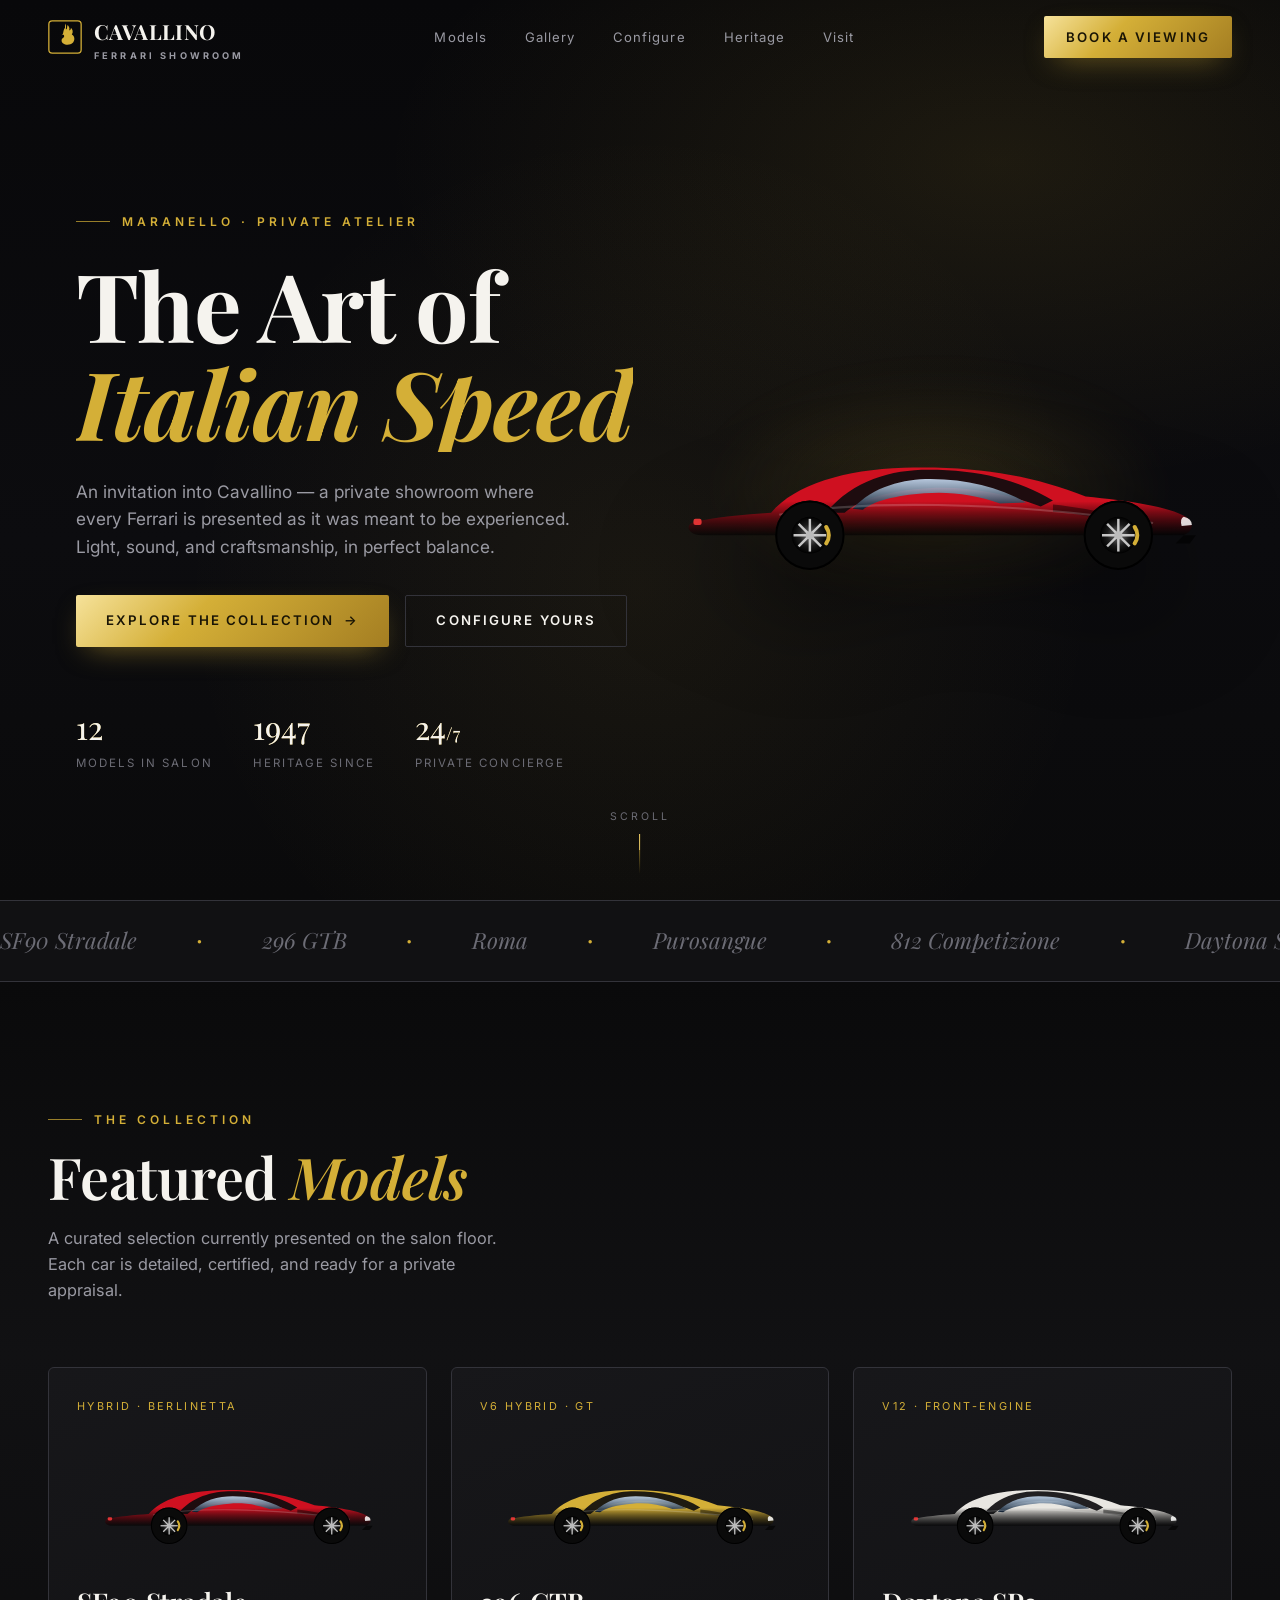
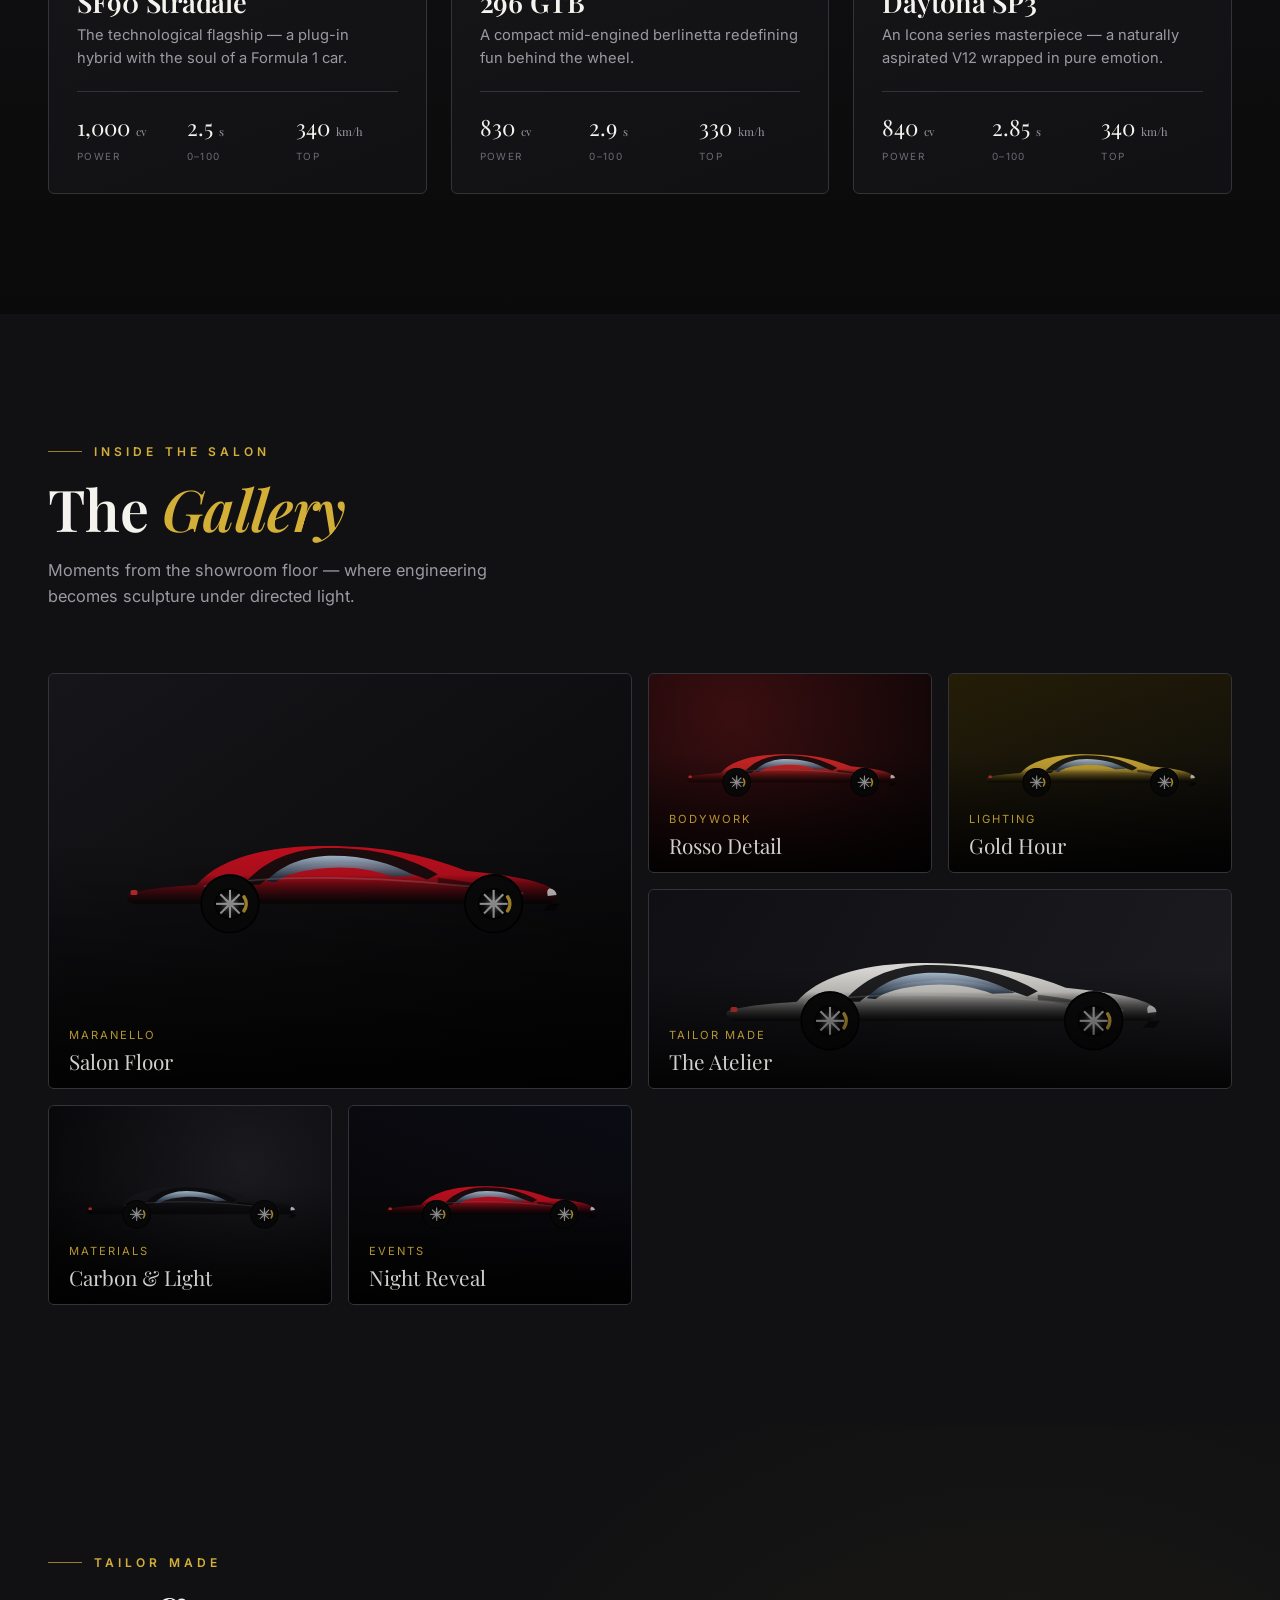
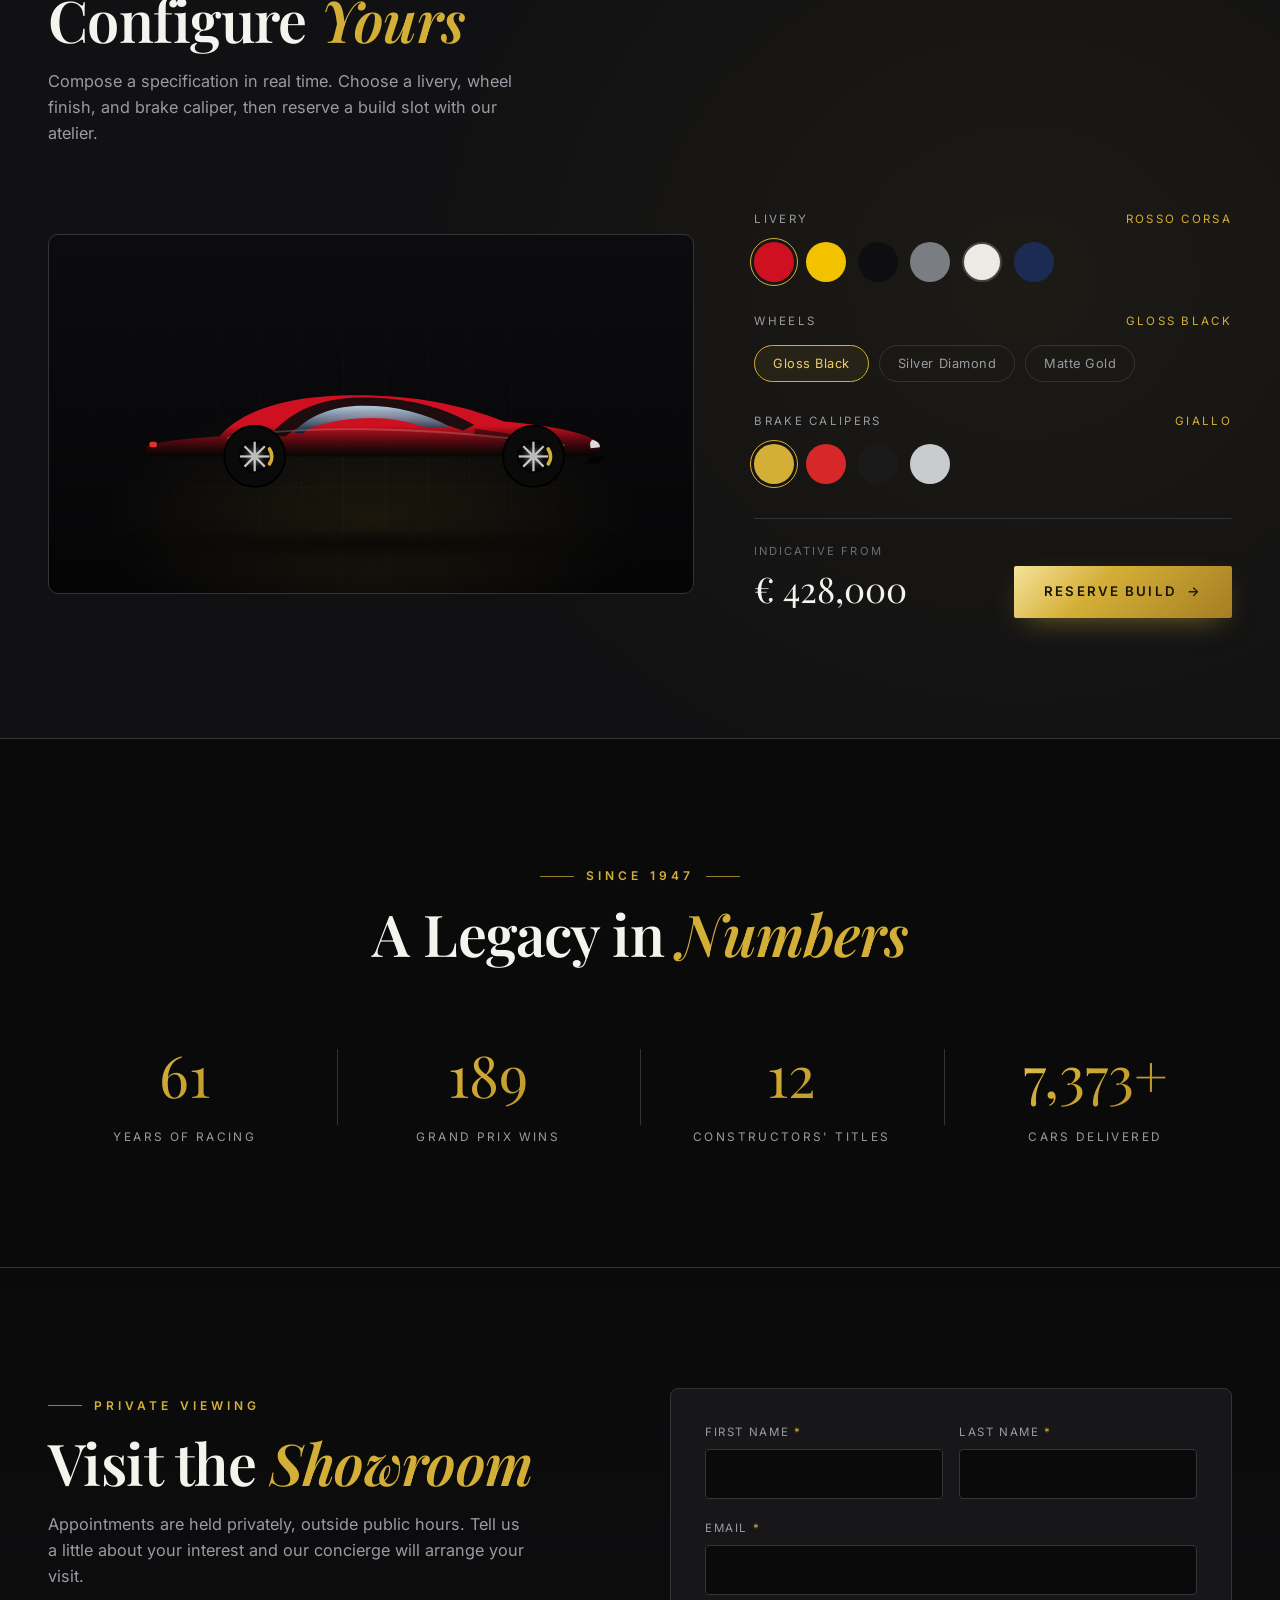
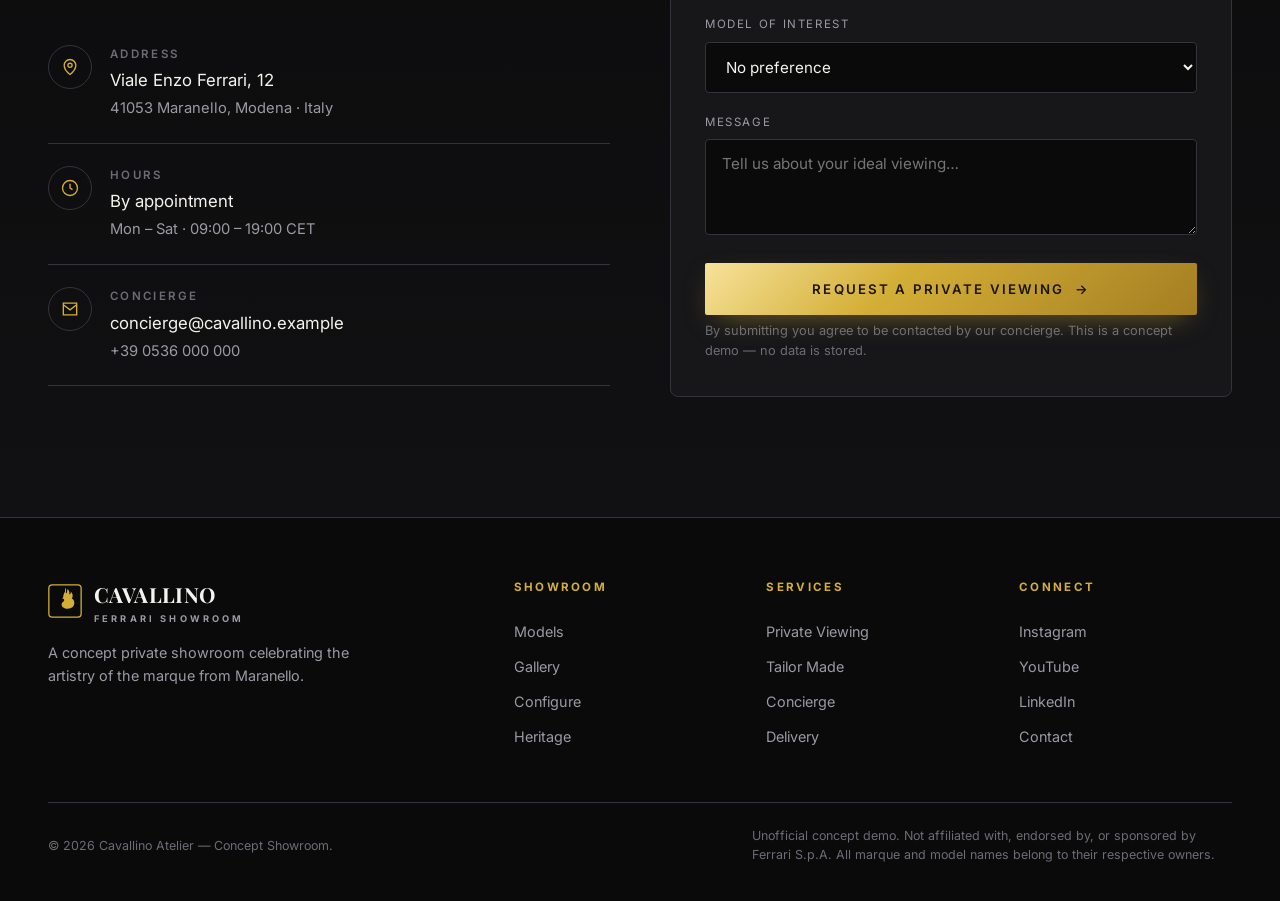
<file: ferrari-showroom/index.html>
<!DOCTYPE html>
<html lang="en">
<head>
<meta charset="UTF-8" />
<meta name="viewport" content="width=device-width, initial-scale=1" />
<title>Cavallino — Ferrari Showroom</title>
<meta name="description" content="Cavallino is a private Ferrari showroom and atelier. Discover featured models, explore the gallery, configure your own, and book a private viewing." />

<link rel="preconnect" href="https://fonts.googleapis.com" />
<link rel="preconnect" href="https://fonts.gstatic.com" crossorigin />
<link href="https://fonts.googleapis.com/css2?family=Playfair+Display:ital,wght@0,500;0,600;0,700;0,800;1,500&family=Inter:wght@300;400;500;600;700&display=swap" rel="stylesheet" />

<style>
/* ============================================================
   DESIGN TOKENS
   ============================================================ */
:root{
  --black:#0a0a0b;
  --charcoal:#111113;
  --charcoal-2:#17171a;
  --surface:#1c1c20;
  --grey:#2a2a30;
  --grey-line:#33333a;
  --muted:#9a9aa3;
  --muted-2:#6c6c75;
  --white:#f5f3ee;

  --gold:#d4af37;
  --gold-bright:#eccd6e;
  --gold-deep:#a47e22;
  --gold-grad:linear-gradient(135deg,#f6e29a 0%,#d4af37 38%,#a47e22 100%);

  --ff-display:"Playfair Display", "Georgia", "Times New Roman", serif;
  --ff-body:"Inter", -apple-system, BlinkMacSystemFont, "Segoe UI", Roboto, sans-serif;

  --max:1240px;
  --ease:cubic-bezier(.22,.61,.36,1);
  --ease-out:cubic-bezier(.16,1,.3,1);

  --nav-h:76px;
}

*,*::before,*::after{box-sizing:border-box;margin:0;padding:0}
html{scroll-behavior:smooth}
@media (prefers-reduced-motion:reduce){
  html{scroll-behavior:auto}
  *,*::before,*::after{animation-duration:.001ms!important;animation-iteration-count:1!important;transition-duration:.001ms!important}
}

body{
  font-family:var(--ff-body);
  background:var(--black);
  color:var(--white);
  line-height:1.6;
  -webkit-font-smoothing:antialiased;
  overflow-x:hidden;
}

/* film-grain + vignette atmosphere */
body::before{
  content:"";position:fixed;inset:0;z-index:1;pointer-events:none;
  background:radial-gradient(120% 120% at 50% 0%,transparent 55%,rgba(0,0,0,.55) 100%);
  mix-blend-mode:multiply;
}

img{max-width:100%;display:block}
a{color:inherit;text-decoration:none}
button{font-family:inherit;cursor:pointer;border:none;background:none;color:inherit}
:focus-visible{outline:2px solid var(--gold-bright);outline-offset:3px;border-radius:2px}

.wrap{max-width:var(--max);margin:0 auto;padding:0 28px}
section{position:relative;z-index:2}

/* ---------- shared type ---------- */
.eyebrow{
  font-size:12px;font-weight:600;letter-spacing:.34em;text-transform:uppercase;
  color:var(--gold);display:inline-flex;align-items:center;gap:12px;
}
.eyebrow::before{content:"";width:34px;height:1px;background:var(--gold);opacity:.7}
.eyebrow.center::after{content:"";width:34px;height:1px;background:var(--gold);opacity:.7}

h1,h2,h3{font-family:var(--ff-display);font-weight:600;line-height:1.04;letter-spacing:-.01em}
.section-title{font-size:clamp(2rem,5vw,3.6rem);margin:18px 0 0}
.section-title em{font-style:italic;color:var(--gold)}
.lede{color:var(--muted);max-width:48ch;margin-top:18px;font-size:1.02rem}

.gold-text{
  background:var(--gold-grad);-webkit-background-clip:text;background-clip:text;color:transparent;
}

/* ---------- buttons ---------- */
.btn{
  display:inline-flex;align-items:center;justify-content:center;gap:10px;
  min-height:52px;padding:0 30px;border-radius:2px;font-weight:600;font-size:.83rem;
  letter-spacing:.16em;text-transform:uppercase;transition:.4s var(--ease);position:relative;overflow:hidden;
}
.btn-gold{background:var(--gold-grad);color:#1a1505;box-shadow:0 10px 30px -12px rgba(212,175,55,.6)}
.btn-gold:hover{transform:translateY(-2px);box-shadow:0 18px 40px -14px rgba(212,175,55,.75)}
.btn-ghost{border:1px solid var(--grey-line);color:var(--white)}
.btn-ghost:hover{border-color:var(--gold);color:var(--gold-bright);background:rgba(212,175,55,.05)}
.btn .arrow{transition:transform .4s var(--ease)}
.btn:hover .arrow{transform:translateX(4px)}

/* ============================================================
   NAVBAR
   ============================================================ */
.nav{
  position:fixed;top:0;left:0;right:0;height:var(--nav-h);z-index:100;
  display:flex;align-items:center;
  transition:background .5s var(--ease),border-color .5s var(--ease),height .4s var(--ease);
  border-bottom:1px solid transparent;
}
.nav.scrolled{
  background:rgba(10,10,11,.72);backdrop-filter:blur(14px);-webkit-backdrop-filter:blur(14px);
  border-bottom:1px solid var(--grey-line);height:64px;
}
.nav .wrap{display:flex;align-items:center;justify-content:space-between;width:100%}
.brand{display:flex;align-items:center;gap:12px;font-family:var(--ff-display);font-size:1.3rem;font-weight:700;letter-spacing:.02em}
.brand .emblem{width:34px;height:34px;flex:none}
.brand small{font-family:var(--ff-body);font-size:.58rem;letter-spacing:.34em;text-transform:uppercase;color:var(--muted);display:block;line-height:1;margin-top:3px}
.nav-links{display:flex;gap:38px;align-items:center}
.nav-links a{font-size:.82rem;letter-spacing:.08em;color:var(--muted);transition:color .3s;position:relative;padding:6px 0}
.nav-links a::after{content:"";position:absolute;left:0;bottom:0;height:1px;width:0;background:var(--gold);transition:width .35s var(--ease)}
.nav-links a:hover{color:var(--white)}
.nav-links a:hover::after{width:100%}
.nav-cta{min-height:42px;padding:0 22px}
.burger{display:none;flex-direction:column;gap:5px;padding:10px;width:44px;height:44px;align-items:center;justify-content:center}
.burger span{width:24px;height:2px;background:var(--white);transition:.3s var(--ease)}

/* ============================================================
   HERO
   ============================================================ */
.hero{
  min-height:100vh;min-height:100svh;display:flex;align-items:center;
  padding-top:var(--nav-h);overflow:hidden;
  background:
    radial-gradient(80% 60% at 78% 18%,rgba(212,175,55,.10),transparent 60%),
    linear-gradient(180deg,#08080a 0%,#0c0c0f 60%,#0a0a0b 100%);
}
/* moving spotlight */
.hero::before{
  content:"";position:absolute;width:120vmax;height:120vmax;left:50%;top:-20%;
  transform:translateX(-50%);
  background:radial-gradient(circle at center,rgba(212,175,55,.07),transparent 42%);
  animation:sweep 14s var(--ease) infinite alternate;pointer-events:none;
}
@keyframes sweep{from{transform:translateX(-70%) scale(1)}to{transform:translateX(-30%) scale(1.15)}}

.hero-grid{display:grid;grid-template-columns:1.05fr 1fr;gap:40px;align-items:center;width:100%}
.hero-copy{max-width:600px}
.hero h1{font-size:clamp(2.8rem,7.4vw,6rem);font-weight:700;margin:24px 0 0}
.hero h1 .l{display:block;overflow:hidden}
.hero h1 .l span{display:block;transform:translateY(110%);animation:rise 1s var(--ease-out) forwards}
.hero h1 .l:nth-child(2) span{animation-delay:.12s}
.hero h1 .l:nth-child(2) span{font-style:italic;color:var(--gold)}
@keyframes rise{to{transform:translateY(0)}}
.hero .eyebrow{opacity:0;animation:fade .8s var(--ease) .1s forwards}
.hero-sub{color:var(--muted);font-size:1.08rem;max-width:46ch;margin:26px 0 34px;opacity:0;animation:fade .9s var(--ease) .5s forwards}
.hero-actions{display:flex;gap:16px;flex-wrap:wrap;opacity:0;animation:fade .9s var(--ease) .7s forwards}
@keyframes fade{from{opacity:0;transform:translateY(16px)}to{opacity:1;transform:translateY(0)}}

.hero-stats{display:flex;gap:40px;margin-top:54px;opacity:0;animation:fade .9s var(--ease) .9s forwards}
.hero-stats .num{font-family:var(--ff-display);font-size:2rem;color:var(--white)}
.hero-stats .lbl{font-size:.72rem;letter-spacing:.18em;text-transform:uppercase;color:var(--muted-2);margin-top:2px}

/* hero car visual */
.hero-visual{position:relative;display:flex;align-items:center;justify-content:center;min-height:380px;opacity:0;animation:fade 1.2s var(--ease) .4s forwards}
.hero-visual .glow{position:absolute;width:90%;height:60%;background:radial-gradient(ellipse at center,rgba(212,175,55,.16),transparent 70%);filter:blur(20px)}
.hero-car{width:100%;max-width:560px;position:relative;z-index:2;filter:drop-shadow(0 40px 50px rgba(0,0,0,.6));animation:float 6s ease-in-out infinite}
@keyframes float{0%,100%{transform:translateY(0)}50%{transform:translateY(-12px)}}
.hero-car .reflection{opacity:.18;transform:scaleY(-1);filter:blur(3px)}

.scroll-cue{position:absolute;bottom:26px;left:50%;transform:translateX(-50%);display:flex;flex-direction:column;align-items:center;gap:8px;color:var(--muted-2);font-size:.66rem;letter-spacing:.28em;text-transform:uppercase;z-index:3}
.scroll-cue .line{width:1px;height:40px;background:linear-gradient(var(--gold),transparent);overflow:hidden;position:relative}
.scroll-cue .line::after{content:"";position:absolute;top:0;left:0;width:100%;height:40%;background:var(--gold-bright);animation:drop 1.8s var(--ease) infinite}
@keyframes drop{0%{transform:translateY(-100%)}100%{transform:translateY(250%)}}

/* ---------- marquee ---------- */
.marquee{border-block:1px solid var(--grey-line);background:var(--charcoal);overflow:hidden;padding:22px 0}
.marquee-track{display:flex;gap:60px;white-space:nowrap;width:max-content;animation:scrollx 32s linear infinite;will-change:transform}
.marquee:hover .marquee-track{animation-play-state:paused}
.marquee span{font-family:var(--ff-display);font-style:italic;font-size:1.4rem;color:var(--muted-2);display:inline-flex;align-items:center;gap:60px}
.marquee span::after{content:"●";color:var(--gold);font-style:normal;font-size:.5rem;vertical-align:middle}
@keyframes scrollx{to{transform:translateX(-50%)}}

/* ============================================================
   SECTION SHELL + reveal
   ============================================================ */
.pad{padding:120px 0}
.head{margin-bottom:64px;max-width:760px}
.head.center{margin-inline:auto;text-align:center}

.reveal{opacity:0;transform:translateY(40px);transition:opacity .9s var(--ease-out),transform .9s var(--ease-out)}
.reveal.in{opacity:1;transform:none}
.reveal[data-d="1"]{transition-delay:.08s}
.reveal[data-d="2"]{transition-delay:.16s}
.reveal[data-d="3"]{transition-delay:.24s}

/* ============================================================
   FEATURED MODELS
   ============================================================ */
.models{background:linear-gradient(180deg,var(--black),var(--charcoal) 40%,var(--black))}
.model-grid{display:grid;grid-template-columns:repeat(3,1fr);gap:24px}
.card{
  background:linear-gradient(160deg,var(--charcoal-2),var(--charcoal));
  border:1px solid var(--grey-line);border-radius:6px;padding:30px 28px 28px;
  position:relative;overflow:hidden;transition:transform .5s var(--ease),border-color .5s var(--ease),box-shadow .5s var(--ease);
}
.card::after{content:"";position:absolute;inset:0;background:radial-gradient(120% 80% at 50% -10%,rgba(212,175,55,.12),transparent 60%);opacity:0;transition:opacity .5s}
.card:hover{transform:translateY(-8px);border-color:rgba(212,175,55,.45);box-shadow:0 30px 60px -30px rgba(0,0,0,.8)}
.card:hover::after{opacity:1}
.card .tier{font-size:.68rem;letter-spacing:.22em;text-transform:uppercase;color:var(--gold)}
.card .car-figure{height:150px;display:flex;align-items:center;justify-content:center;margin:8px 0 14px;position:relative;z-index:2}
.card .car-figure svg{width:100%;max-width:280px;transition:transform .6s var(--ease)}
.card:hover .car-figure svg{transform:translateX(6px) scale(1.04)}
.card h3{font-size:1.7rem;position:relative;z-index:2}
.card .desc{color:var(--muted);font-size:.92rem;margin:8px 0 20px;position:relative;z-index:2}
.spec-row{display:flex;gap:8px;border-top:1px solid var(--grey-line);padding-top:18px;position:relative;z-index:2}
.spec{flex:1}
.spec .v{font-family:var(--ff-display);font-size:1.4rem;color:var(--white);font-variant-numeric:tabular-nums}
.spec .v small{font-size:.7rem;color:var(--muted)}
.spec .k{font-size:.62rem;letter-spacing:.14em;text-transform:uppercase;color:var(--muted-2);margin-top:3px}

/* ============================================================
   GALLERY
   ============================================================ */
.gallery-grid{display:grid;grid-template-columns:repeat(4,1fr);grid-auto-rows:200px;gap:16px}
.tile{position:relative;border-radius:6px;overflow:hidden;border:1px solid var(--grey-line);background:var(--surface);cursor:pointer}
.tile.big{grid-column:span 2;grid-row:span 2}
.tile.wide{grid-column:span 2}
.tile .bg{position:absolute;inset:0;transition:transform 1s var(--ease)}
.tile:hover .bg{transform:scale(1.07)}
.tile .veil{position:absolute;inset:0;background:linear-gradient(180deg,transparent 40%,rgba(0,0,0,.85));z-index:2}
.tile .cap{position:absolute;left:20px;bottom:18px;z-index:3;transform:translateY(8px);opacity:.85;transition:.5s var(--ease)}
.tile:hover .cap{transform:translateY(0);opacity:1}
.tile .cap .t{font-family:var(--ff-display);font-size:1.3rem}
.tile .cap .s{font-size:.7rem;letter-spacing:.18em;text-transform:uppercase;color:var(--gold)}
.tile .car-mini{position:absolute;z-index:2;left:50%;top:46%;transform:translate(-50%,-50%);width:78%;opacity:.92}

/* ============================================================
   CONFIGURATOR
   ============================================================ */
.config{background:radial-gradient(80% 100% at 80% 50%,rgba(212,175,55,.06),transparent 60%),var(--charcoal)}
.config-grid{display:grid;grid-template-columns:1.15fr .85fr;gap:60px;align-items:center}
.config-stage{
  position:relative;background:
    radial-gradient(60% 50% at 50% 80%,rgba(212,175,55,.10),transparent 70%),
    linear-gradient(180deg,#0c0c0f,#050506);
  border:1px solid var(--grey-line);border-radius:10px;padding:50px 40px;min-height:360px;
  display:flex;align-items:center;justify-content:center;overflow:hidden;
}
.config-stage::after{content:"";position:absolute;bottom:34px;left:10%;right:10%;height:30px;background:radial-gradient(ellipse at center,rgba(0,0,0,.7),transparent 70%);filter:blur(6px)}
#configCar{width:100%;max-width:480px;z-index:2;transition:transform .6s var(--ease)}
.stage-grid{position:absolute;inset:0;background-image:linear-gradient(rgba(255,255,255,.025) 1px,transparent 1px),linear-gradient(90deg,rgba(255,255,255,.025) 1px,transparent 1px);background-size:42px 42px;mask-image:radial-gradient(70% 70% at 50% 60%,#000,transparent)}

.opt-group{margin-bottom:30px}
.opt-group .lbl{font-size:.72rem;letter-spacing:.2em;text-transform:uppercase;color:var(--muted);margin-bottom:14px;display:flex;justify-content:space-between}
.opt-group .lbl .val{color:var(--gold)}
.swatches{display:flex;gap:12px;flex-wrap:wrap}
.swatch{width:40px;height:40px;border-radius:50%;position:relative;border:2px solid transparent;transition:.3s var(--ease)}
.swatch::after{content:"";position:absolute;inset:-6px;border-radius:50%;border:1px solid transparent;transition:.3s}
.swatch[aria-pressed="true"]::after{border-color:var(--gold)}
.swatch:hover{transform:scale(1.08)}
.pill-row{display:flex;gap:10px;flex-wrap:wrap}
.pill{padding:10px 18px;border:1px solid var(--grey-line);border-radius:40px;font-size:.8rem;letter-spacing:.04em;color:var(--muted);transition:.3s var(--ease)}
.pill[aria-pressed="true"]{border-color:var(--gold);color:var(--gold-bright);background:rgba(212,175,55,.08)}
.pill:hover{color:var(--white);border-color:var(--muted)}
.config-summary{margin-top:34px;border-top:1px solid var(--grey-line);padding-top:24px;display:flex;align-items:flex-end;justify-content:space-between;gap:20px}
.config-summary .price .k{font-size:.7rem;letter-spacing:.18em;text-transform:uppercase;color:var(--muted-2)}
.config-summary .price .v{font-family:var(--ff-display);font-size:2.2rem;color:var(--white);font-variant-numeric:tabular-nums}

/* ============================================================
   HERITAGE STAT BAND
   ============================================================ */
.heritage{background:var(--black);border-block:1px solid var(--grey-line)}
.stat-grid{display:grid;grid-template-columns:repeat(4,1fr);gap:30px;text-align:center}
.stat .n{font-family:var(--ff-display);font-size:clamp(2.4rem,5vw,3.6rem);background:var(--gold-grad);-webkit-background-clip:text;background-clip:text;color:transparent;font-variant-numeric:tabular-nums}
.stat .c{font-size:.74rem;letter-spacing:.2em;text-transform:uppercase;color:var(--muted);margin-top:8px}
.stat+.stat{position:relative}
.stat-grid>.stat:not(:first-child)::before{content:"";position:absolute;left:-15px;top:18%;bottom:18%;width:1px;background:var(--grey-line)}

/* ============================================================
   VISIT / CONTACT
   ============================================================ */
.visit{background:linear-gradient(180deg,var(--black),var(--charcoal))}
.visit-grid{display:grid;grid-template-columns:1fr 1fr;gap:60px}
.info-item{display:flex;gap:18px;padding:22px 0;border-bottom:1px solid var(--grey-line)}
.info-item .ic{width:44px;height:44px;flex:none;border:1px solid var(--grey-line);border-radius:50%;display:grid;place-items:center;color:var(--gold)}
.info-item h4{font-family:var(--ff-body);font-size:.72rem;letter-spacing:.2em;text-transform:uppercase;color:var(--muted-2);font-weight:600}
.info-item p{margin-top:4px;font-size:1.05rem}
.info-item p span{color:var(--muted);font-size:.92rem}

.form{background:var(--charcoal-2);border:1px solid var(--grey-line);border-radius:8px;padding:34px}
.field{margin-bottom:20px}
.field label{display:block;font-size:.72rem;letter-spacing:.14em;text-transform:uppercase;color:var(--muted);margin-bottom:8px}
.field label .req{color:var(--gold)}
.field input,.field select,.field textarea{
  width:100%;background:var(--black);border:1px solid var(--grey-line);border-radius:4px;
  padding:14px 16px;color:var(--white);font-family:inherit;font-size:.95rem;transition:border-color .3s,box-shadow .3s;min-height:50px;
}
.field textarea{min-height:96px;resize:vertical}
.field input:focus,.field select:focus,.field textarea:focus{outline:none;border-color:var(--gold);box-shadow:0 0 0 3px rgba(212,175,55,.12)}
.field .err{color:#e9836b;font-size:.78rem;margin-top:6px;display:none}
.field.invalid input,.field.invalid select{border-color:#e9836b}
.field.invalid .err{display:block}
.form-row{display:grid;grid-template-columns:1fr 1fr;gap:16px}
.form-note{font-size:.8rem;color:var(--muted-2);margin-top:6px}
.success-msg{display:none;align-items:center;gap:12px;background:rgba(212,175,55,.08);border:1px solid var(--gold-deep);color:var(--gold-bright);padding:14px 16px;border-radius:4px;margin-bottom:18px;font-size:.9rem}
.success-msg.show{display:flex}

/* ============================================================
   FOOTER
   ============================================================ */
footer{background:var(--black);border-top:1px solid var(--grey-line);padding:60px 0 36px}
.foot-grid{display:grid;grid-template-columns:2fr 1fr 1fr 1fr;gap:40px;margin-bottom:48px}
.foot-brand p{color:var(--muted);font-size:.9rem;margin-top:18px;max-width:34ch}
.foot-col h5{font-size:.72rem;letter-spacing:.2em;text-transform:uppercase;color:var(--gold);margin-bottom:18px}
.foot-col a{display:block;color:var(--muted);font-size:.9rem;padding:6px 0;transition:color .3s}
.foot-col a:hover{color:var(--white)}
.foot-bottom{display:flex;justify-content:space-between;align-items:center;border-top:1px solid var(--grey-line);padding-top:24px;color:var(--muted-2);font-size:.78rem;flex-wrap:wrap;gap:12px}
.disclaimer{max-width:60ch;line-height:1.5}

/* ============================================================
   RESPONSIVE
   ============================================================ */
@media (max-width:1024px){
  .hero-grid{grid-template-columns:1fr;gap:10px}
  .hero-visual{order:-1;min-height:300px}
  .config-grid{grid-template-columns:1fr;gap:40px}
  .gallery-grid{grid-template-columns:repeat(2,1fr)}
  .foot-grid{grid-template-columns:1fr 1fr}
}
@media (max-width:760px){
  .nav-links,.nav-cta{display:none}
  .nav-links.open{
    display:flex;position:absolute;top:64px;left:0;right:0;flex-direction:column;gap:0;
    background:rgba(10,10,11,.97);backdrop-filter:blur(14px);border-bottom:1px solid var(--grey-line);padding:10px 28px 24px;
  }
  .nav-links.open a{padding:16px 0;border-bottom:1px solid var(--grey-line);font-size:1rem}
  .burger{display:flex}
  .nav.open .burger span:nth-child(1){transform:translateY(7px) rotate(45deg)}
  .nav.open .burger span:nth-child(2){opacity:0}
  .nav.open .burger span:nth-child(3){transform:translateY(-7px) rotate(-45deg)}
  .pad{padding:84px 0}
  .model-grid{grid-template-columns:1fr}
  .visit-grid{grid-template-columns:1fr;gap:36px}
  .stat-grid{grid-template-columns:1fr 1fr;gap:34px 20px}
  .stat-grid>.stat::before{display:none!important}
  .hero-stats{gap:26px;flex-wrap:wrap}
  .foot-grid{grid-template-columns:1fr}
  .form-row{grid-template-columns:1fr}
  .gallery-grid{grid-template-columns:1fr;grid-auto-rows:180px}
  .tile.big,.tile.wide{grid-column:span 1;grid-row:span 1}
}
</style>
</head>
<body>

<!-- ===================== NAV ===================== -->
<header class="nav" id="nav">
  <div class="wrap">
    <a class="brand" href="#top" aria-label="Cavallino home">
      <svg class="emblem" viewBox="0 0 40 40" aria-hidden="true">
        <rect x="1" y="1" width="38" height="38" rx="4" fill="none" stroke="#d4af37" stroke-width="1.5"/>
        <path d="M20 9c-3 4-1 7-4 9 1-1 3-1 3 1 0 2-3 2-3 5 0 3 3 5 7 5 5 0 8-3 8-7 0-2-1-4-3-5 2-3 1-6-1-8 0 2-1 3-2 3 1-3-1-5-2-6-1 3 0 5-2 5 0-2 1-4-1-7z" fill="#d4af37"/>
      </svg>
      <span>CAVALLINO<small>Ferrari Showroom</small></span>
    </a>
    <nav class="nav-links" id="navLinks" aria-label="Primary">
      <a href="#models">Models</a>
      <a href="#gallery">Gallery</a>
      <a href="#configure">Configure</a>
      <a href="#heritage">Heritage</a>
      <a href="#visit">Visit</a>
    </nav>
    <a href="#visit" class="btn btn-gold nav-cta">Book a Viewing</a>
    <button class="burger" id="burger" aria-label="Toggle menu" aria-expanded="false" aria-controls="navLinks">
      <span></span><span></span><span></span>
    </button>
  </div>
</header>

<main id="top">

<!-- ===================== HERO ===================== -->
<section class="hero" id="hero">
  <div class="wrap">
    <div class="hero-grid">
      <div class="hero-copy">
        <span class="eyebrow">Maranello · Private Atelier</span>
        <h1>
          <span class="l"><span>The Art of</span></span>
          <span class="l"><span>Italian Speed</span></span>
        </h1>
        <p class="hero-sub">An invitation into Cavallino — a private showroom where every Ferrari is presented as it was meant to be experienced. Light, sound, and craftsmanship, in perfect balance.</p>
        <div class="hero-actions">
          <a href="#models" class="btn btn-gold">Explore the Collection <span class="arrow">→</span></a>
          <a href="#configure" class="btn btn-ghost">Configure Yours</a>
        </div>
        <div class="hero-stats">
          <div><div class="num gold-text">12</div><div class="lbl">Models in Salon</div></div>
          <div><div class="num gold-text">1947</div><div class="lbl">Heritage Since</div></div>
          <div><div class="num gold-text">24<span style="font-size:1.1rem">/7</span></div><div class="lbl">Private Concierge</div></div>
        </div>
      </div>
      <div class="hero-visual">
        <div class="glow"></div>
        <div class="hero-car" id="heroCar">
          <!-- car injected by JS (reused silhouette) -->
        </div>
      </div>
    </div>
  </div>
  <a class="scroll-cue" href="#models" aria-label="Scroll to models">
    <span>Scroll</span><span class="line"></span>
  </a>
</section>

<!-- ===================== MARQUEE ===================== -->
<div class="marquee" aria-hidden="true">
  <div class="marquee-track">
    <span>SF90 Stradale</span><span>296 GTB</span><span>Roma</span><span>Purosangue</span><span>812 Competizione</span><span>Daytona SP3</span>
    <span>SF90 Stradale</span><span>296 GTB</span><span>Roma</span><span>Purosangue</span><span>812 Competizione</span><span>Daytona SP3</span>
  </div>
</div>

<!-- ===================== FEATURED MODELS ===================== -->
<section class="models pad" id="models">
  <div class="wrap">
    <div class="head reveal">
      <span class="eyebrow">The Collection</span>
      <h2 class="section-title">Featured <em>Models</em></h2>
      <p class="lede">A curated selection currently presented on the salon floor. Each car is detailed, certified, and ready for a private appraisal.</p>
    </div>
    <div class="model-grid" id="modelGrid"><!-- cards injected --></div>
  </div>
</section>

<!-- ===================== GALLERY ===================== -->
<section class="pad" id="gallery" style="background:var(--charcoal)">
  <div class="wrap">
    <div class="head reveal">
      <span class="eyebrow">Inside the Salon</span>
      <h2 class="section-title">The <em>Gallery</em></h2>
      <p class="lede">Moments from the showroom floor — where engineering becomes sculpture under directed light.</p>
    </div>
    <div class="gallery-grid" id="galleryGrid"><!-- tiles injected --></div>
  </div>
</section>

<!-- ===================== CONFIGURATOR ===================== -->
<section class="config pad" id="configure">
  <div class="wrap">
    <div class="head reveal">
      <span class="eyebrow">Tailor Made</span>
      <h2 class="section-title">Configure <em>Yours</em></h2>
      <p class="lede">Compose a specification in real time. Choose a livery, wheel finish, and brake caliper, then reserve a build slot with our atelier.</p>
    </div>
    <div class="config-grid">
      <div class="config-stage reveal">
        <div class="stage-grid"></div>
        <div id="configCar"><!-- car injected --></div>
      </div>
      <div class="config-controls reveal" data-d="1">
        <div class="opt-group">
          <div class="lbl"><span>Livery</span><span class="val" id="colorName">Rosso Corsa</span></div>
          <div class="swatches" id="colorSwatches" role="group" aria-label="Body colour"></div>
        </div>
        <div class="opt-group">
          <div class="lbl"><span>Wheels</span><span class="val" id="wheelName">Gloss Black</span></div>
          <div class="pill-row" id="wheelPills" role="group" aria-label="Wheel finish"></div>
        </div>
        <div class="opt-group">
          <div class="lbl"><span>Brake Calipers</span><span class="val" id="caliperName">Giallo</span></div>
          <div class="swatches" id="caliperSwatches" role="group" aria-label="Caliper colour"></div>
        </div>
        <div class="config-summary">
          <div class="price">
            <div class="k">Indicative from</div>
            <div class="v" id="priceOut">€ 428,000</div>
          </div>
          <a href="#visit" class="btn btn-gold">Reserve Build <span class="arrow">→</span></a>
        </div>
      </div>
    </div>
  </div>
</section>

<!-- ===================== HERITAGE ===================== -->
<section class="heritage pad" id="heritage">
  <div class="wrap">
    <div class="head center reveal">
      <span class="eyebrow center">Since 1947</span>
      <h2 class="section-title">A Legacy in <em>Numbers</em></h2>
    </div>
    <div class="stat-grid" id="statGrid">
      <div class="stat reveal"><div class="n" data-count="78">0</div><div class="c">Years of Racing</div></div>
      <div class="stat reveal" data-d="1"><div class="n" data-count="243" data-suffix="">0</div><div class="c">Grand Prix Wins</div></div>
      <div class="stat reveal" data-d="2"><div class="n" data-count="16">0</div><div class="c">Constructors' Titles</div></div>
      <div class="stat reveal" data-d="3"><div class="n" data-count="9500" data-suffix="+">0</div><div class="c">Cars Delivered</div></div>
    </div>
  </div>
</section>

<!-- ===================== VISIT / CONTACT ===================== -->
<section class="visit pad" id="visit">
  <div class="wrap">
    <div class="visit-grid">
      <div class="reveal">
        <span class="eyebrow">Private Viewing</span>
        <h2 class="section-title">Visit the <em>Showroom</em></h2>
        <p class="lede">Appointments are held privately, outside public hours. Tell us a little about your interest and our concierge will arrange your visit.</p>
        <div style="margin-top:34px">
          <div class="info-item">
            <span class="ic" aria-hidden="true">
              <svg width="20" height="20" viewBox="0 0 24 24" fill="none" stroke="currentColor" stroke-width="1.6"><path d="M12 21s-7-5.2-7-11a7 7 0 1 1 14 0c0 5.8-7 11-7 11Z"/><circle cx="12" cy="10" r="2.5"/></svg>
            </span>
            <div><h4>Address</h4><p>Viale Enzo Ferrari, 12<br><span>41053 Maranello, Modena · Italy</span></p></div>
          </div>
          <div class="info-item">
            <span class="ic" aria-hidden="true">
              <svg width="20" height="20" viewBox="0 0 24 24" fill="none" stroke="currentColor" stroke-width="1.6"><circle cx="12" cy="12" r="9"/><path d="M12 7v5l3 2"/></svg>
            </span>
            <div><h4>Hours</h4><p>By appointment<br><span>Mon – Sat · 09:00 – 19:00 CET</span></p></div>
          </div>
          <div class="info-item">
            <span class="ic" aria-hidden="true">
              <svg width="20" height="20" viewBox="0 0 24 24" fill="none" stroke="currentColor" stroke-width="1.6"><path d="M4 5h16v14H4z"/><path d="m4 7 8 6 8-6"/></svg>
            </span>
            <div><h4>Concierge</h4><p>concierge@cavallino.example<br><span>+39 0536 000 000</span></p></div>
          </div>
        </div>
      </div>

      <div class="reveal" data-d="1">
        <form class="form" id="bookForm" novalidate>
          <div class="success-msg" id="successMsg" role="status" aria-live="polite">
            <svg width="20" height="20" viewBox="0 0 24 24" fill="none" stroke="currentColor" stroke-width="2"><path d="m5 12 5 5L20 7"/></svg>
            Thank you — your request has been received. Our concierge will be in touch shortly.
          </div>
          <div class="form-row">
            <div class="field">
              <label for="fn">First name <span class="req">*</span></label>
              <input id="fn" name="fn" type="text" autocomplete="given-name" required />
              <div class="err">Please enter your first name.</div>
            </div>
            <div class="field">
              <label for="ln">Last name <span class="req">*</span></label>
              <input id="ln" name="ln" type="text" autocomplete="family-name" required />
              <div class="err">Please enter your last name.</div>
            </div>
          </div>
          <div class="field">
            <label for="em">Email <span class="req">*</span></label>
            <input id="em" name="em" type="email" autocomplete="email" required />
            <div class="err">Please enter a valid email address.</div>
          </div>
          <div class="field">
            <label for="model">Model of interest</label>
            <select id="model" name="model">
              <option>No preference</option>
              <option>SF90 Stradale</option>
              <option>296 GTB</option>
              <option>Roma</option>
              <option>Purosangue</option>
              <option>Daytona SP3</option>
            </select>
          </div>
          <div class="field">
            <label for="msg">Message</label>
            <textarea id="msg" name="msg" placeholder="Tell us about your ideal viewing…"></textarea>
          </div>
          <button type="submit" class="btn btn-gold" style="width:100%">Request a Private Viewing <span class="arrow">→</span></button>
          <p class="form-note">By submitting you agree to be contacted by our concierge. This is a concept demo — no data is stored.</p>
        </form>
      </div>
    </div>
  </div>
</section>

</main>

<!-- ===================== FOOTER ===================== -->
<footer>
  <div class="wrap">
    <div class="foot-grid">
      <div class="foot-brand">
        <a class="brand" href="#top">
          <svg class="emblem" viewBox="0 0 40 40" aria-hidden="true">
            <rect x="1" y="1" width="38" height="38" rx="4" fill="none" stroke="#d4af37" stroke-width="1.5"/>
            <path d="M20 9c-3 4-1 7-4 9 1-1 3-1 3 1 0 2-3 2-3 5 0 3 3 5 7 5 5 0 8-3 8-7 0-2-1-4-3-5 2-3 1-6-1-8 0 2-1 3-2 3 1-3-1-5-2-6-1 3 0 5-2 5 0-2 1-4-1-7z" fill="#d4af37"/>
          </svg>
          <span>CAVALLINO<small>Ferrari Showroom</small></span>
        </a>
        <p>A concept private showroom celebrating the artistry of the marque from Maranello.</p>
      </div>
      <div class="foot-col">
        <h5>Showroom</h5>
        <a href="#models">Models</a><a href="#gallery">Gallery</a><a href="#configure">Configure</a><a href="#heritage">Heritage</a>
      </div>
      <div class="foot-col">
        <h5>Services</h5>
        <a href="#visit">Private Viewing</a><a href="#configure">Tailor Made</a><a href="#visit">Concierge</a><a href="#visit">Delivery</a>
      </div>
      <div class="foot-col">
        <h5>Connect</h5>
        <a href="#">Instagram</a><a href="#">YouTube</a><a href="#">LinkedIn</a><a href="#visit">Contact</a>
      </div>
    </div>
    <div class="foot-bottom">
      <span>© 2026 Cavallino Atelier — Concept Showroom.</span>
      <span class="disclaimer">Unofficial concept demo. Not affiliated with, endorsed by, or sponsored by Ferrari S.p.A. All marque and model names belong to their respective owners.</span>
    </div>
  </div>
</footer>

<script>
/* ============================================================
   SVG SPORTS-CAR SILHOUETTE (parametric, colourable)
   ============================================================ */
function carSVG(opts){
  opts = opts || {};
  var body   = opts.body   || "#d62828";
  var rim    = opts.rim    || "#111";
  var caliper= opts.caliper|| "#d4af37";
  var id     = opts.id     || ("c"+Math.random().toString(36).slice(2,7));
  return `
  <svg viewBox="0 0 520 200" xmlns="http://www.w3.org/2000/svg" role="img" aria-label="Sports car side profile">
    <defs>
      <linearGradient id="body-${id}" x1="0" y1="0" x2="0" y2="1">
        <stop offset="0" stop-color="${body}" stop-opacity="1"/>
        <stop offset="0.5" stop-color="${body}"/>
        <stop offset="1" stop-color="#000" stop-opacity="0.55"/>
      </linearGradient>
      <linearGradient id="glass-${id}" x1="0" y1="0" x2="0" y2="1">
        <stop offset="0" stop-color="#cfe6ff" stop-opacity="0.85"/>
        <stop offset="1" stop-color="#0b1a2b"/>
      </linearGradient>
      <radialGradient id="rim-${id}" cx="0.5" cy="0.5" r="0.5">
        <stop offset="0" stop-color="#777"/>
        <stop offset="0.6" stop-color="${rim}"/>
        <stop offset="1" stop-color="#000"/>
      </radialGradient>
    </defs>
    <!-- body lower -->
    <path d="M18 138
             C 40 132, 70 130, 96 128
             C 120 100, 168 86, 226 84
             C 300 82, 352 92, 404 112
             C 446 116, 486 122, 502 132
             C 510 137, 510 146, 500 150
             L 470 150
             A 34 34 0 0 0 402 150
             L 168 150
             A 34 34 0 0 0 100 150
             L 28 150
             C 16 150, 12 142, 18 138 Z"
          fill="url(#body-${id})"/>
    <!-- cabin / roof -->
    <path d="M150 128
             C 176 96, 214 86, 250 86
             C 300 86, 338 96, 372 116
             L 360 122
             C 322 108, 286 102, 250 104
             C 214 106, 184 114, 168 128 Z"
          fill="#0c0c0e" opacity="0.9"/>
    <!-- glass -->
    <path d="M176 124
             C 196 102, 226 95, 252 95
             C 288 95, 318 103, 346 118
             L 320 119
             C 296 110, 270 107, 246 109
             C 218 111, 196 117, 186 125 Z"
          fill="url(#glass-${id})"/>
    <!-- side intake accent -->
    <path d="M372 120 C 392 122, 416 126, 436 132 L 432 138 C 412 132, 392 128, 372 127 Z" fill="#000" opacity="0.45"/>
    <!-- character line -->
    <path d="M104 130 C 180 116, 320 116, 470 138" fill="none" stroke="#fff" stroke-opacity="0.18" stroke-width="2"/>
    <!-- front splitter -->
    <path d="M500 150 L 512 150 L 506 158 L 492 158 Z" fill="#000" opacity="0.6"/>

    <!-- rear wheel -->
    <g>
      <circle cx="134" cy="150" r="33" fill="#0a0a0a"/>
      <circle cx="134" cy="150" r="33" fill="none" stroke="#000" stroke-width="2"/>
      <circle cx="134" cy="150" r="18" fill="url(#rim-${id})"/>
      <g stroke="#d9d9d9" stroke-width="2.4" opacity="0.9">
        <line x1="134" y1="134" x2="134" y2="166"/>
        <line x1="118" y1="150" x2="150" y2="150"/>
        <line x1="123" y1="139" x2="145" y2="161"/>
        <line x1="123" y1="161" x2="145" y2="139"/>
      </g>
      <circle cx="134" cy="150" r="4" fill="#bbb"/>
      <path d="M150 142 a14 14 0 0 1 0 16" stroke="${caliper}" stroke-width="4" fill="none" stroke-linecap="round"/>
    </g>
    <!-- front wheel -->
    <g>
      <circle cx="436" cy="150" r="33" fill="#0a0a0a"/>
      <circle cx="436" cy="150" r="33" fill="none" stroke="#000" stroke-width="2"/>
      <circle cx="436" cy="150" r="18" fill="url(#rim-${id})"/>
      <g stroke="#d9d9d9" stroke-width="2.4" opacity="0.9">
        <line x1="436" y1="134" x2="436" y2="166"/>
        <line x1="420" y1="150" x2="452" y2="150"/>
        <line x1="425" y1="139" x2="447" y2="161"/>
        <line x1="425" y1="161" x2="447" y2="139"/>
      </g>
      <circle cx="436" cy="150" r="4" fill="#bbb"/>
      <path d="M452 142 a14 14 0 0 1 0 16" stroke="${caliper}" stroke-width="4" fill="none" stroke-linecap="round"/>
    </g>

    <!-- headlight -->
    <path d="M500 132 q8 2 8 8 l-10 1 q-2 -7 2 -9Z" fill="#fff" opacity="0.85"/>
    <!-- taillight -->
    <rect x="20" y="134" width="8" height="6" rx="2" fill="#ff3b3b" opacity="0.85"/>
  </svg>`;
}

/* ----- inject hero car (with faint reflection) ----- */
(function(){
  var hero = document.getElementById('heroCar');
  if(hero){ hero.innerHTML = carSVG({body:"#cf1020", rim:"#1a1a1a", caliper:"#d4af37", id:"hero"}); }
})();

/* ============================================================
   FEATURED MODELS DATA + RENDER
   ============================================================ */
var models = [
  {tier:"Hybrid · Berlinetta", name:"SF90 Stradale", body:"#cf1020",
   desc:"The technological flagship — a plug-in hybrid with the soul of a Formula 1 car.",
   specs:[["1,000","cv","Power"],["2.5","s","0–100"],["340","km/h","Top"]]},
  {tier:"V6 Hybrid · GT", name:"296 GTB", body:"#d4af37",
   desc:"A compact mid-engined berlinetta redefining fun behind the wheel.",
   specs:[["830","cv","Power"],["2.9","s","0–100"],["330","km/h","Top"]]},
  {tier:"V12 · Front-Engine", name:"Daytona SP3", body:"#e8e6e1",
   desc:"An Icona series masterpiece — a naturally aspirated V12 wrapped in pure emotion.",
   specs:[["840","cv","Power"],["2.85","s","0–100"],["340","km/h","Top"]]}
];
(function(){
  var grid = document.getElementById('modelGrid');
  if(!grid) return;
  grid.innerHTML = models.map(function(m,i){
    var specs = m.specs.map(function(s){
      return '<div class="spec"><div class="v">'+s[0]+' <small>'+s[1]+'</small></div><div class="k">'+s[2]+'</div></div>';
    }).join('');
    return '<article class="card reveal" data-d="'+(i)+'">'+
      '<div class="tier">'+m.tier+'</div>'+
      '<div class="car-figure">'+carSVG({body:m.body,rim:"#141414",caliper:"#d4af37",id:"m"+i})+'</div>'+
      '<h3>'+m.name+'</h3>'+
      '<p class="desc">'+m.desc+'</p>'+
      '<div class="spec-row">'+specs+'</div>'+
    '</article>';
  }).join('');
})();

/* ============================================================
   GALLERY RENDER (CSS-art tiles, no external images)
   ============================================================ */
var tiles = [
  {cls:"big",  t:"Salon Floor",     s:"Maranello",  bg:"linear-gradient(145deg,#16161a,#070708)", car:"#cf1020"},
  {cls:"",     t:"Rosso Detail",    s:"Bodywork",   bg:"radial-gradient(circle at 30% 20%,#3a0e10,#0a0506)", car:"#d62828"},
  {cls:"",     t:"Gold Hour",       s:"Lighting",   bg:"linear-gradient(160deg,#241d07,#0a0a0b)", car:"#d4af37"},
  {cls:"wide", t:"The Atelier",     s:"Tailor Made",bg:"linear-gradient(120deg,#101014,#1c1c20)", car:"#e8e6e1"},
  {cls:"",     t:"Carbon & Light",  s:"Materials",  bg:"radial-gradient(circle at 70% 30%,#1a1a1f,#050506)", car:"#16161a"},
  {cls:"",     t:"Night Reveal",    s:"Events",     bg:"linear-gradient(200deg,#0b0b14,#060606)", car:"#cf1020"}
];
(function(){
  var g = document.getElementById('galleryGrid');
  if(!g) return;
  g.innerHTML = tiles.map(function(t,i){
    return '<figure class="tile reveal '+t.cls+'" data-d="'+(i%3)+'">'+
      '<div class="bg" style="background:'+t.bg+'"></div>'+
      '<div class="car-mini">'+carSVG({body:t.car,rim:"#101010",caliper:"#d4af37",id:"g"+i})+'</div>'+
      '<div class="veil"></div>'+
      '<figcaption class="cap"><div class="s">'+t.s+'</div><div class="t">'+t.t+'</div></figcaption>'+
    '</figure>';
  }).join('');
})();

/* ============================================================
   CONFIGURATOR
   ============================================================ */
(function(){
  var stage = document.getElementById('configCar');
  if(!stage) return;

  var state = { body:"#cf1020", bodyName:"Rosso Corsa", rim:"#101010", caliper:"#d4af37", caliperName:"Giallo", wheelName:"Gloss Black", base:380000, opt:48000 };

  var colors = [
    ["Rosso Corsa","#cf1020",0],
    ["Giallo Modena","#f2c200",6000],
    ["Nero Daytona","#0e0e10",4000],
    ["Grigio Silverstone","#7a7d82",4000],
    ["Bianco Avus","#eceae5",4000],
    ["Blu Tour de France","#1c2b54",8000]
  ];
  var wheels = [
    ["Gloss Black","#101010",0],
    ["Silver Diamond","#c9ccce",3000],
    ["Matte Gold","#b9962f",9000]
  ];
  var calipers = [
    ["Giallo","#d4af37"],
    ["Rosso","#d62828"],
    ["Nero","#1a1a1a"],
    ["Silver","#c9ccce"]
  ];

  function render(){
    stage.innerHTML = carSVG({body:state.body, rim:state.rim, caliper:state.caliper, id:"cfg"});
    // micro pop
    stage.style.transform="scale(.985)";
    requestAnimationFrame(function(){ stage.style.transform="scale(1)"; });
    var total = state.base + state.opt;
    document.getElementById('priceOut').textContent = "€ " + total.toLocaleString('en-US');
  }

  // body swatches
  var cs = document.getElementById('colorSwatches');
  cs.innerHTML = colors.map(function(c,i){
    return '<button class="swatch" style="background:'+c[1]+(c[1]==='#eceae5'?';border-color:#444':'')+'" aria-pressed="'+(i===0)+'" aria-label="'+c[0]+'" data-c="'+c[1]+'" data-n="'+c[0]+'" data-p="'+c[2]+'"></button>';
  }).join('');
  cs.addEventListener('click',function(e){
    var b=e.target.closest('.swatch'); if(!b)return;
    cs.querySelectorAll('.swatch').forEach(function(x){x.setAttribute('aria-pressed','false');});
    b.setAttribute('aria-pressed','true');
    state.body=b.dataset.c; state.bodyName=b.dataset.n; state.bodyP=+b.dataset.p;
    document.getElementById('colorName').textContent=b.dataset.n;
    recompute(); render();
  });

  // wheel pills
  var wp = document.getElementById('wheelPills');
  wp.innerHTML = wheels.map(function(w,i){
    return '<button class="pill" aria-pressed="'+(i===0)+'" data-c="'+w[1]+'" data-n="'+w[0]+'" data-p="'+w[2]+'">'+w[0]+'</button>';
  }).join('');
  wp.addEventListener('click',function(e){
    var b=e.target.closest('.pill'); if(!b)return;
    wp.querySelectorAll('.pill').forEach(function(x){x.setAttribute('aria-pressed','false');});
    b.setAttribute('aria-pressed','true');
    state.rim=b.dataset.c; state.wheelName=b.dataset.n; state.wheelP=+b.dataset.p;
    document.getElementById('wheelName').textContent=b.dataset.n;
    recompute(); render();
  });

  // caliper swatches
  var cp = document.getElementById('caliperSwatches');
  cp.innerHTML = calipers.map(function(c,i){
    return '<button class="swatch" style="background:'+c[1]+'" aria-pressed="'+(i===0)+'" aria-label="'+c[0]+' calipers" data-c="'+c[1]+'" data-n="'+c[0]+'"></button>';
  }).join('');
  cp.addEventListener('click',function(e){
    var b=e.target.closest('.swatch'); if(!b)return;
    cp.querySelectorAll('.swatch').forEach(function(x){x.setAttribute('aria-pressed','false');});
    b.setAttribute('aria-pressed','true');
    state.caliper=b.dataset.c; state.caliperName=b.dataset.n;
    document.getElementById('caliperName').textContent=b.dataset.n;
    render();
  });

  state.bodyP=0; state.wheelP=0;
  function recompute(){ state.opt = 48000 + (state.bodyP||0) + (state.wheelP||0); }

  render();
})();

/* ============================================================
   NAVBAR scroll state + mobile menu
   ============================================================ */
(function(){
  var nav=document.getElementById('nav'), links=document.getElementById('navLinks'), burger=document.getElementById('burger');
  var onScroll=function(){ nav.classList.toggle('scrolled', window.scrollY>40); };
  window.addEventListener('scroll',onScroll,{passive:true}); onScroll();
  burger.addEventListener('click',function(){
    var open=links.classList.toggle('open');
    nav.classList.toggle('open',open);
    burger.setAttribute('aria-expanded',open);
  });
  links.addEventListener('click',function(e){
    if(e.target.tagName==='A'){ links.classList.remove('open'); nav.classList.remove('open'); burger.setAttribute('aria-expanded',false); }
  });
})();

/* ============================================================
   SCROLL REVEAL (IntersectionObserver)
   ============================================================ */
(function(){
  var reduce = window.matchMedia('(prefers-reduced-motion: reduce)').matches;
  var els=document.querySelectorAll('.reveal');
  if(reduce || !('IntersectionObserver' in window)){ els.forEach(function(el){el.classList.add('in');}); return; }
  var io=new IntersectionObserver(function(entries){
    entries.forEach(function(en){ if(en.isIntersecting){ en.target.classList.add('in'); io.unobserve(en.target); } });
  },{threshold:.16, rootMargin:"0px 0px -8% 0px"});
  els.forEach(function(el){io.observe(el);});
})();

/* ============================================================
   COUNT-UP STATS
   ============================================================ */
(function(){
  var reduce = window.matchMedia('(prefers-reduced-motion: reduce)').matches;
  var nums=document.querySelectorAll('[data-count]');
  function run(el){
    var target=+el.dataset.count, suf=el.dataset.suffix||"", dur=1400, t0=null;
    if(reduce){ el.textContent=target.toLocaleString('en-US')+suf; return; }
    function step(ts){
      if(!t0)t0=ts; var p=Math.min((ts-t0)/dur,1);
      var eased=1-Math.pow(1-p,3);
      el.textContent=Math.round(target*eased).toLocaleString('en-US')+suf;
      if(p<1)requestAnimationFrame(step);
    }
    requestAnimationFrame(step);
  }
  if(!('IntersectionObserver' in window)){ nums.forEach(run); return; }
  var io=new IntersectionObserver(function(es){
    es.forEach(function(e){ if(e.isIntersecting){ run(e.target); io.unobserve(e.target); } });
  },{threshold:.6});
  nums.forEach(function(n){io.observe(n);});
})();

/* ============================================================
   CARD TILT (pointer, desktop only, reduced-motion safe)
   ============================================================ */
(function(){
  if(window.matchMedia('(prefers-reduced-motion: reduce)').matches) return;
  if(window.matchMedia('(hover: none)').matches) return;
  document.querySelectorAll('.card').forEach(function(card){
    card.addEventListener('pointermove',function(e){
      var r=card.getBoundingClientRect();
      var x=(e.clientX-r.left)/r.width-0.5, y=(e.clientY-r.top)/r.height-0.5;
      card.style.transform='translateY(-8px) rotateX('+(-y*5)+'deg) rotateY('+(x*6)+'deg)';
    });
    card.addEventListener('pointerleave',function(){ card.style.transform=''; });
  });
})();

/* ============================================================
   FORM VALIDATION (inline, on blur + submit)
   ============================================================ */
(function(){
  var form=document.getElementById('bookForm'); if(!form) return;
  var success=document.getElementById('successMsg');
  function validfield(f){
    var input=f.querySelector('input,select,textarea'); if(!input) return true;
    var ok=true;
    if(input.required && !input.value.trim()) ok=false;
    if(input.type==='email' && input.value && !/^[^\s@]+@[^\s@]+\.[^\s@]+$/.test(input.value)) ok=false;
    f.classList.toggle('invalid',!ok);
    return ok;
  }
  form.querySelectorAll('.field input,.field select').forEach(function(inp){
    inp.addEventListener('blur',function(){ validfield(inp.closest('.field')); });
  });
  form.addEventListener('submit',function(e){
    e.preventDefault();
    var fields=form.querySelectorAll('.field'), allOk=true, firstBad=null;
    fields.forEach(function(f){ if(!validfield(f)){ allOk=false; if(!firstBad)firstBad=f; } });
    if(!allOk){ if(firstBad){ var inp=firstBad.querySelector('input,select'); if(inp)inp.focus(); } return; }
    success.classList.add('show');
    success.scrollIntoView({behavior:'smooth',block:'center'});
    form.querySelectorAll('input,textarea').forEach(function(i){i.value='';});
    setTimeout(function(){ success.classList.remove('show'); },6000);
  });
})();
</script>
</body>
</html>
</file>
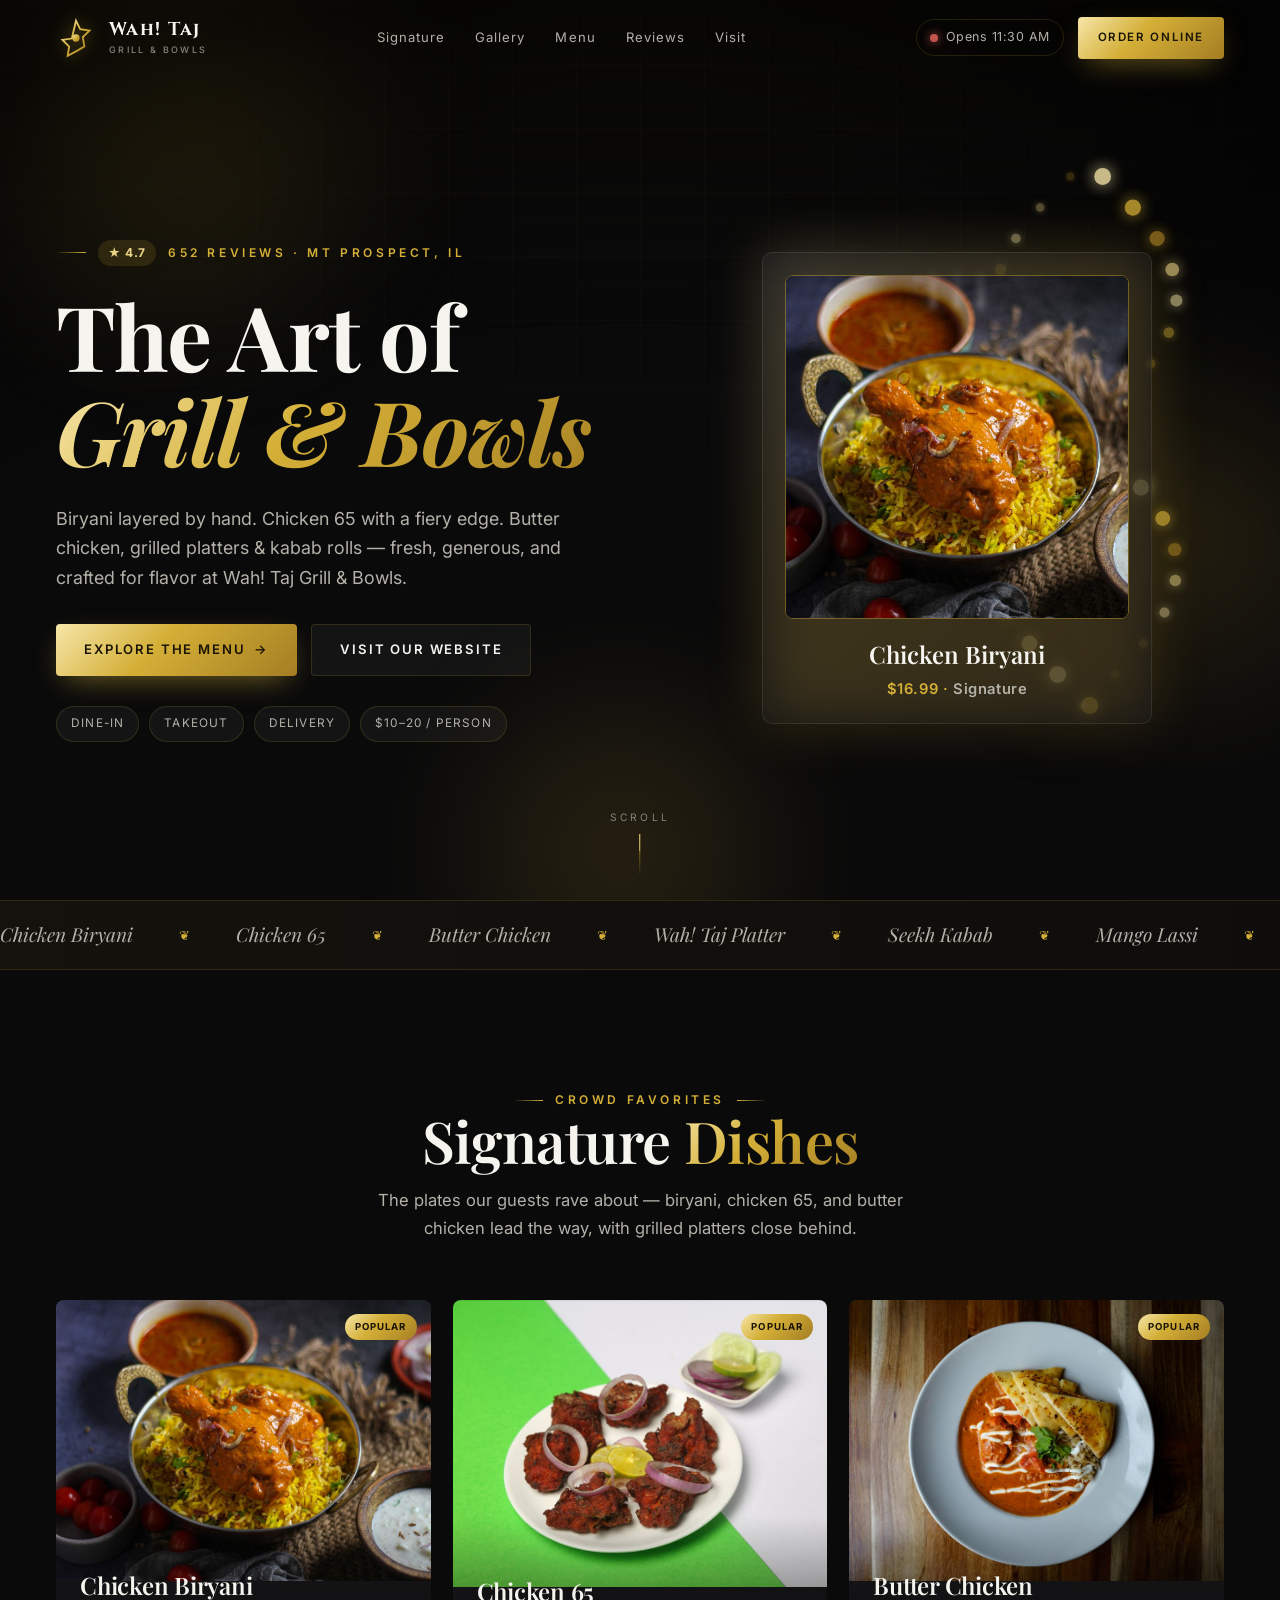
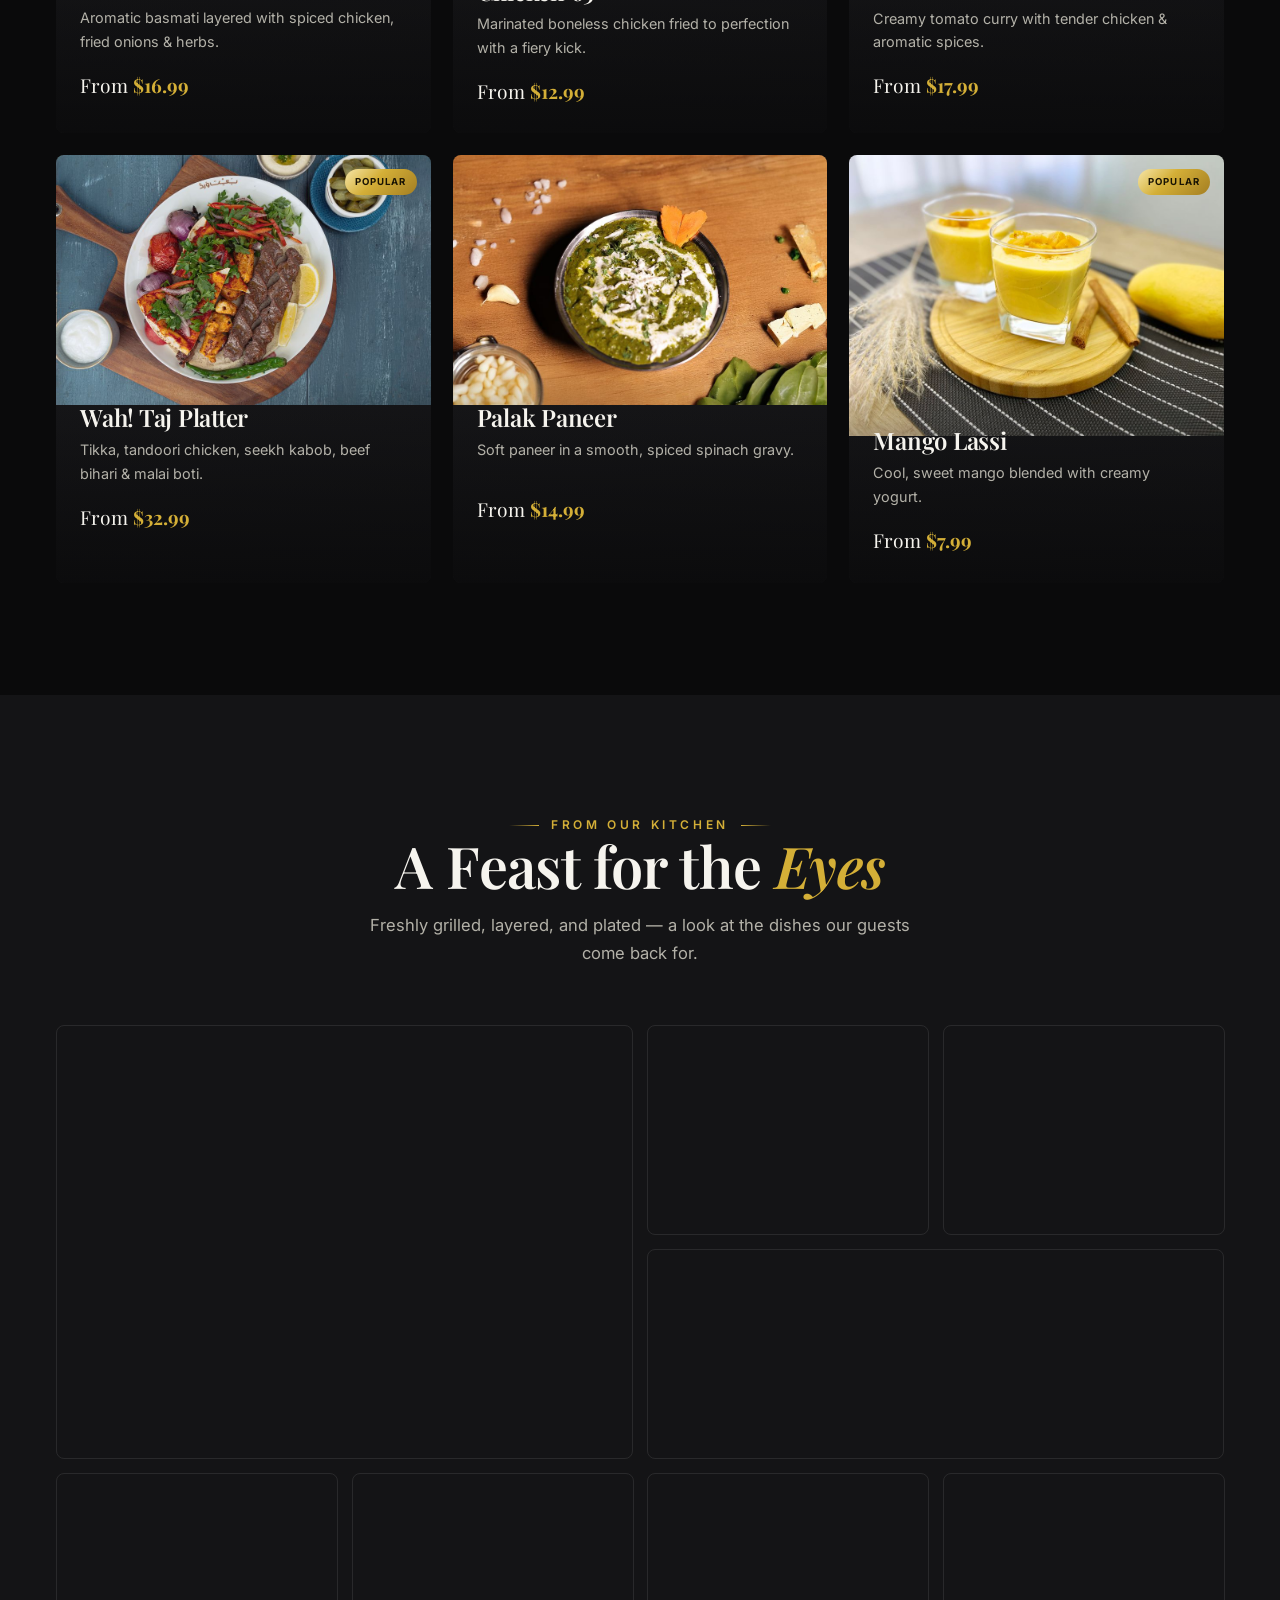
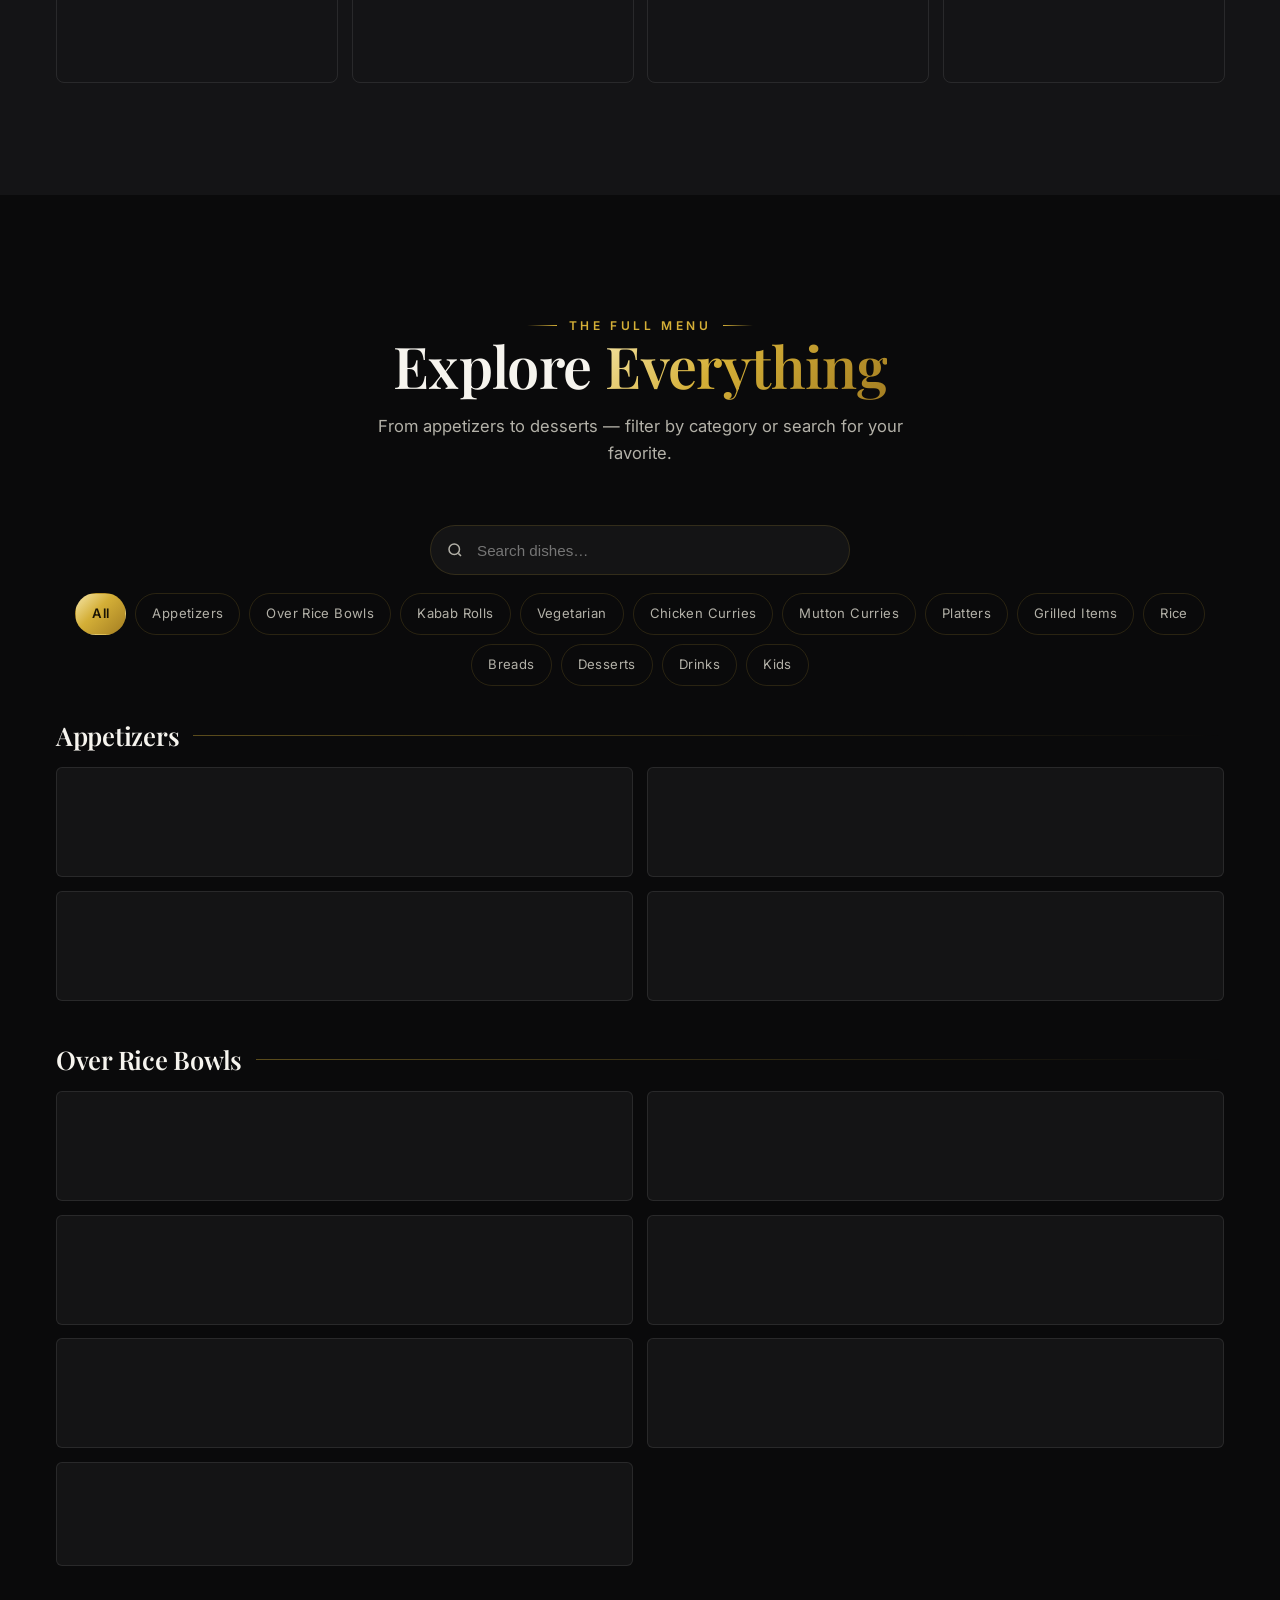
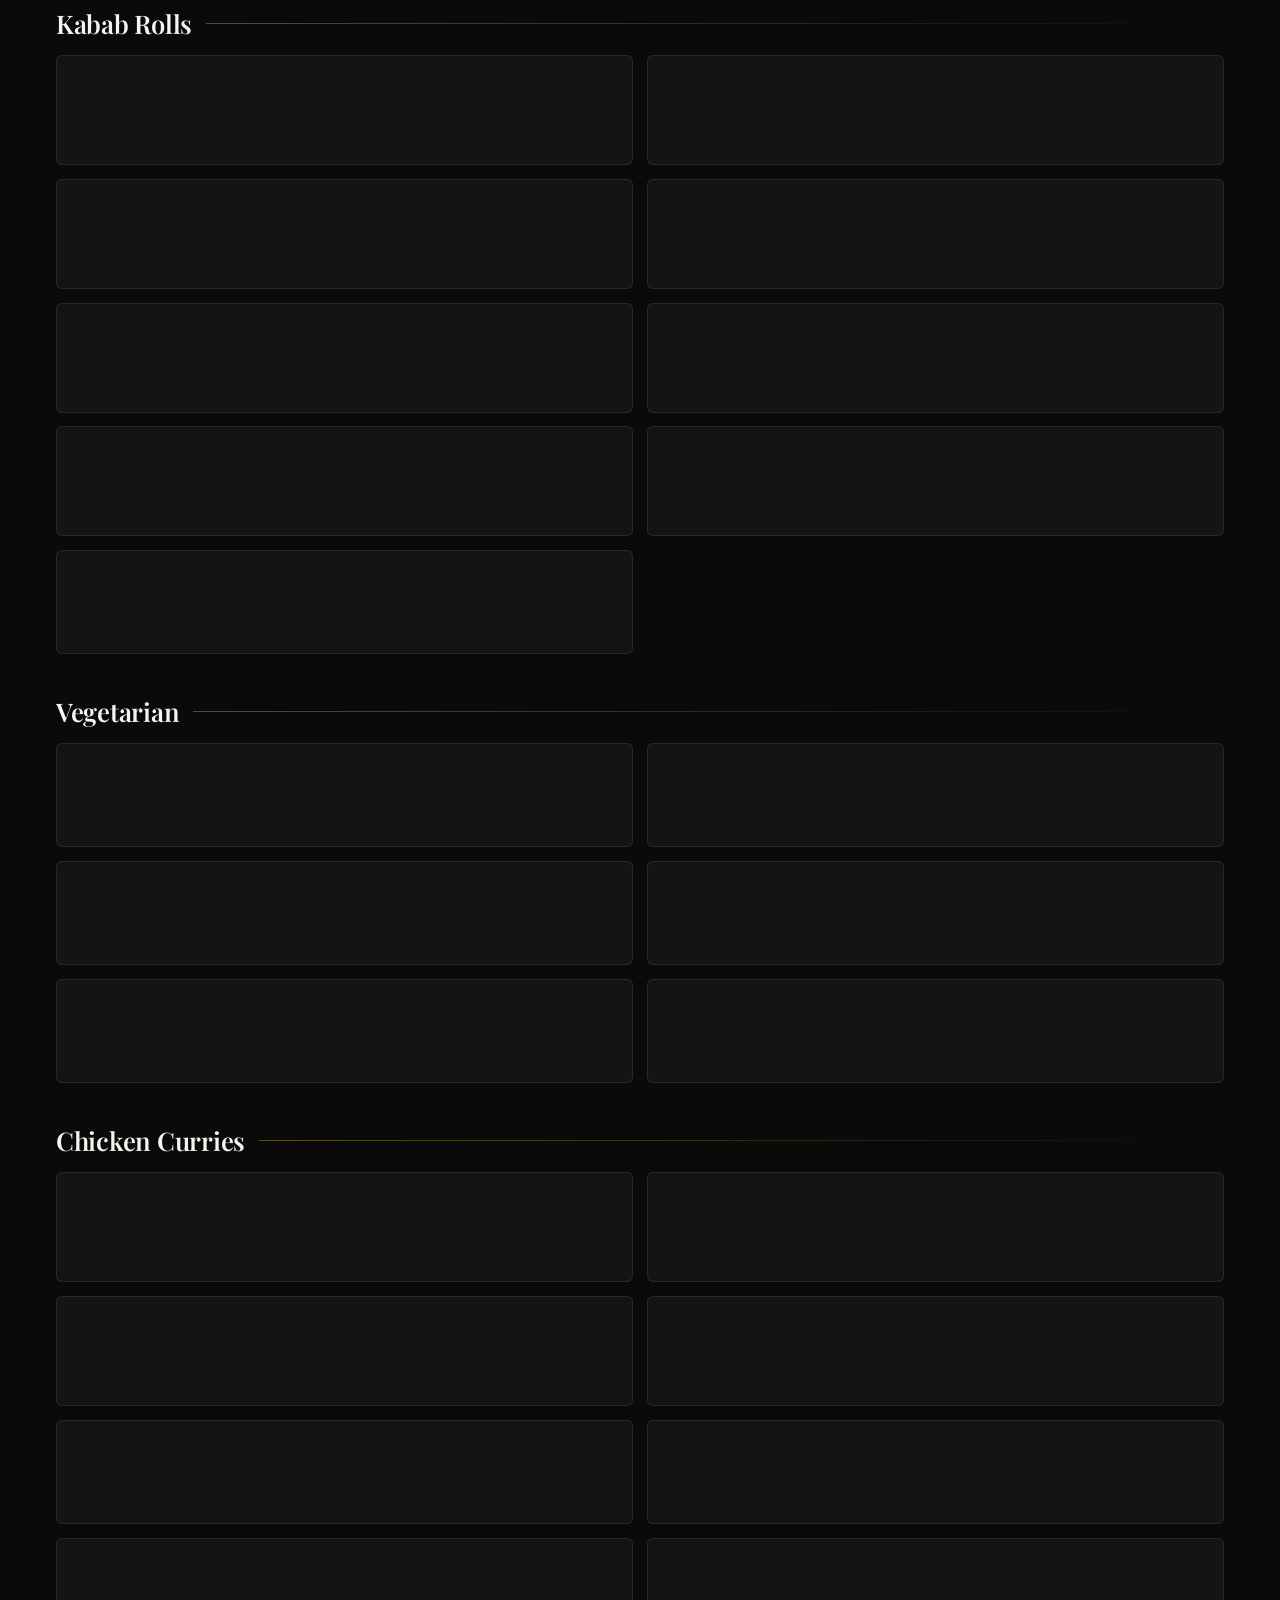
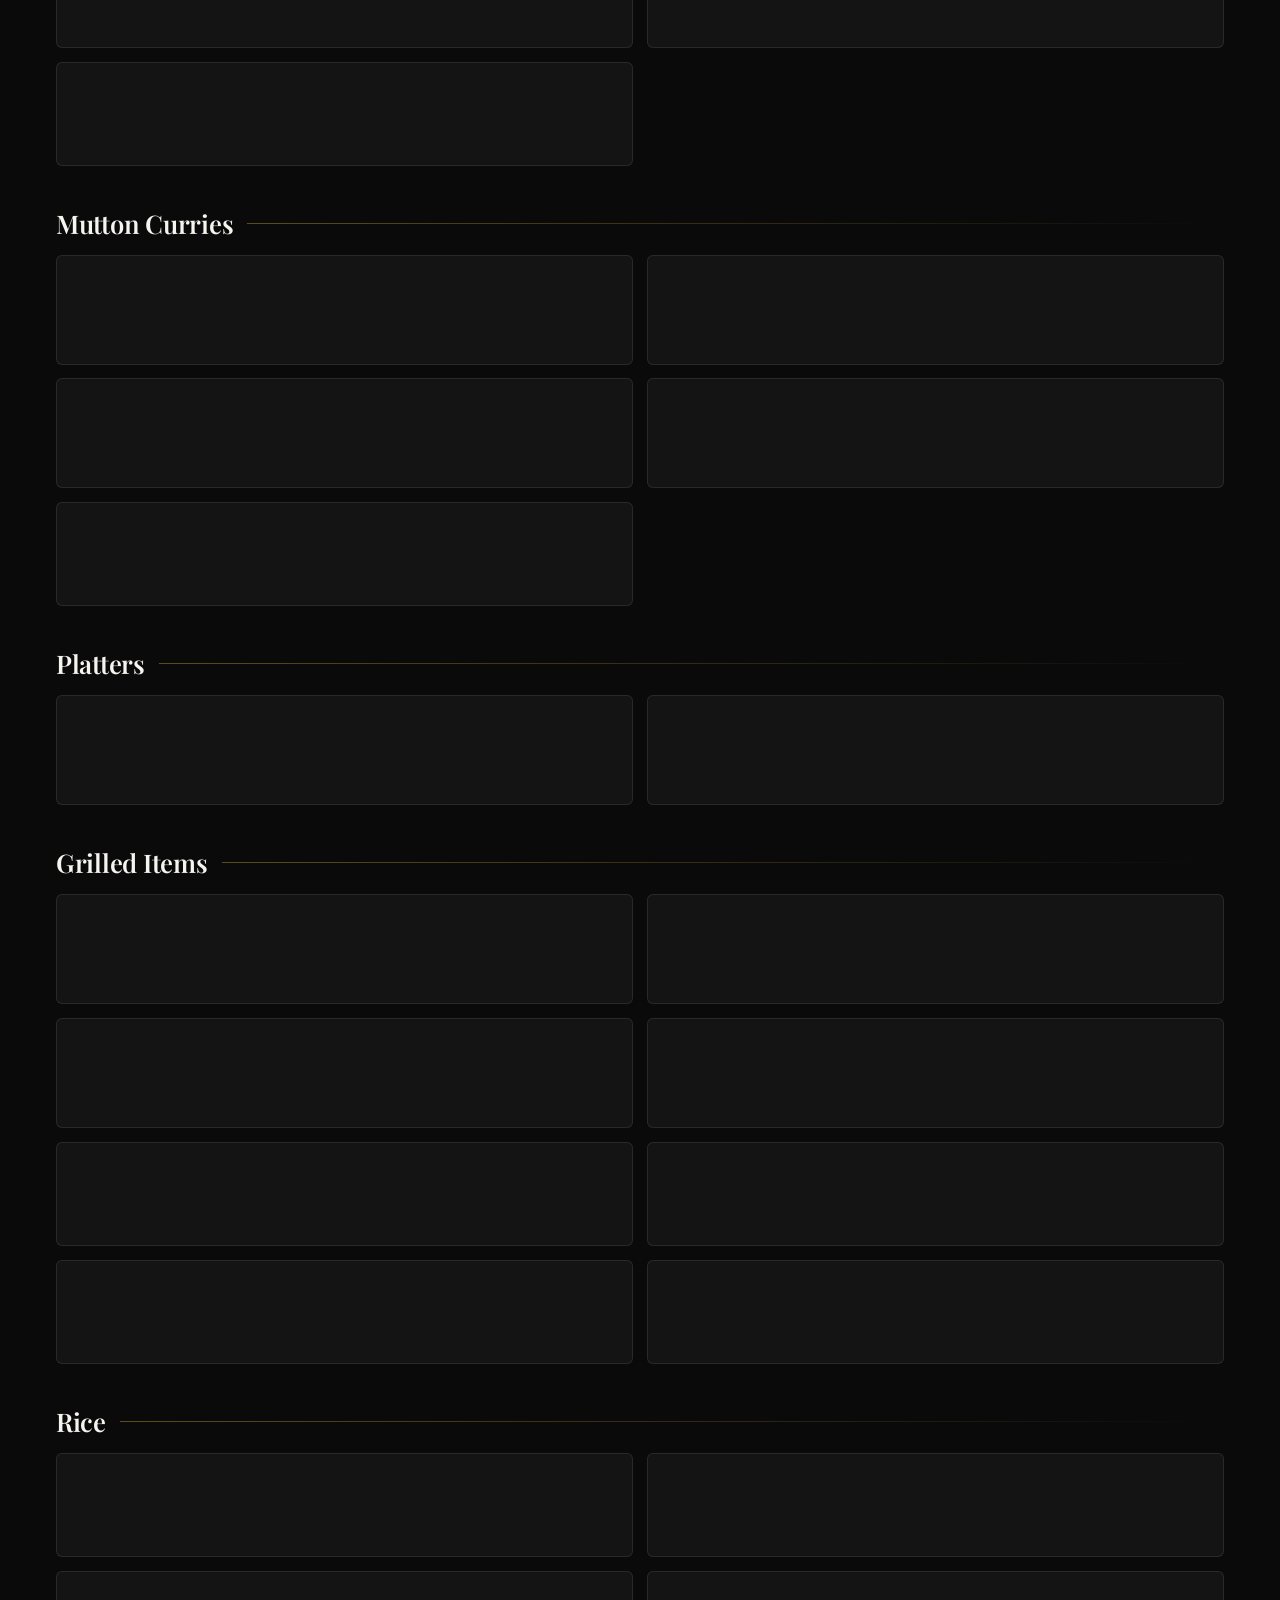
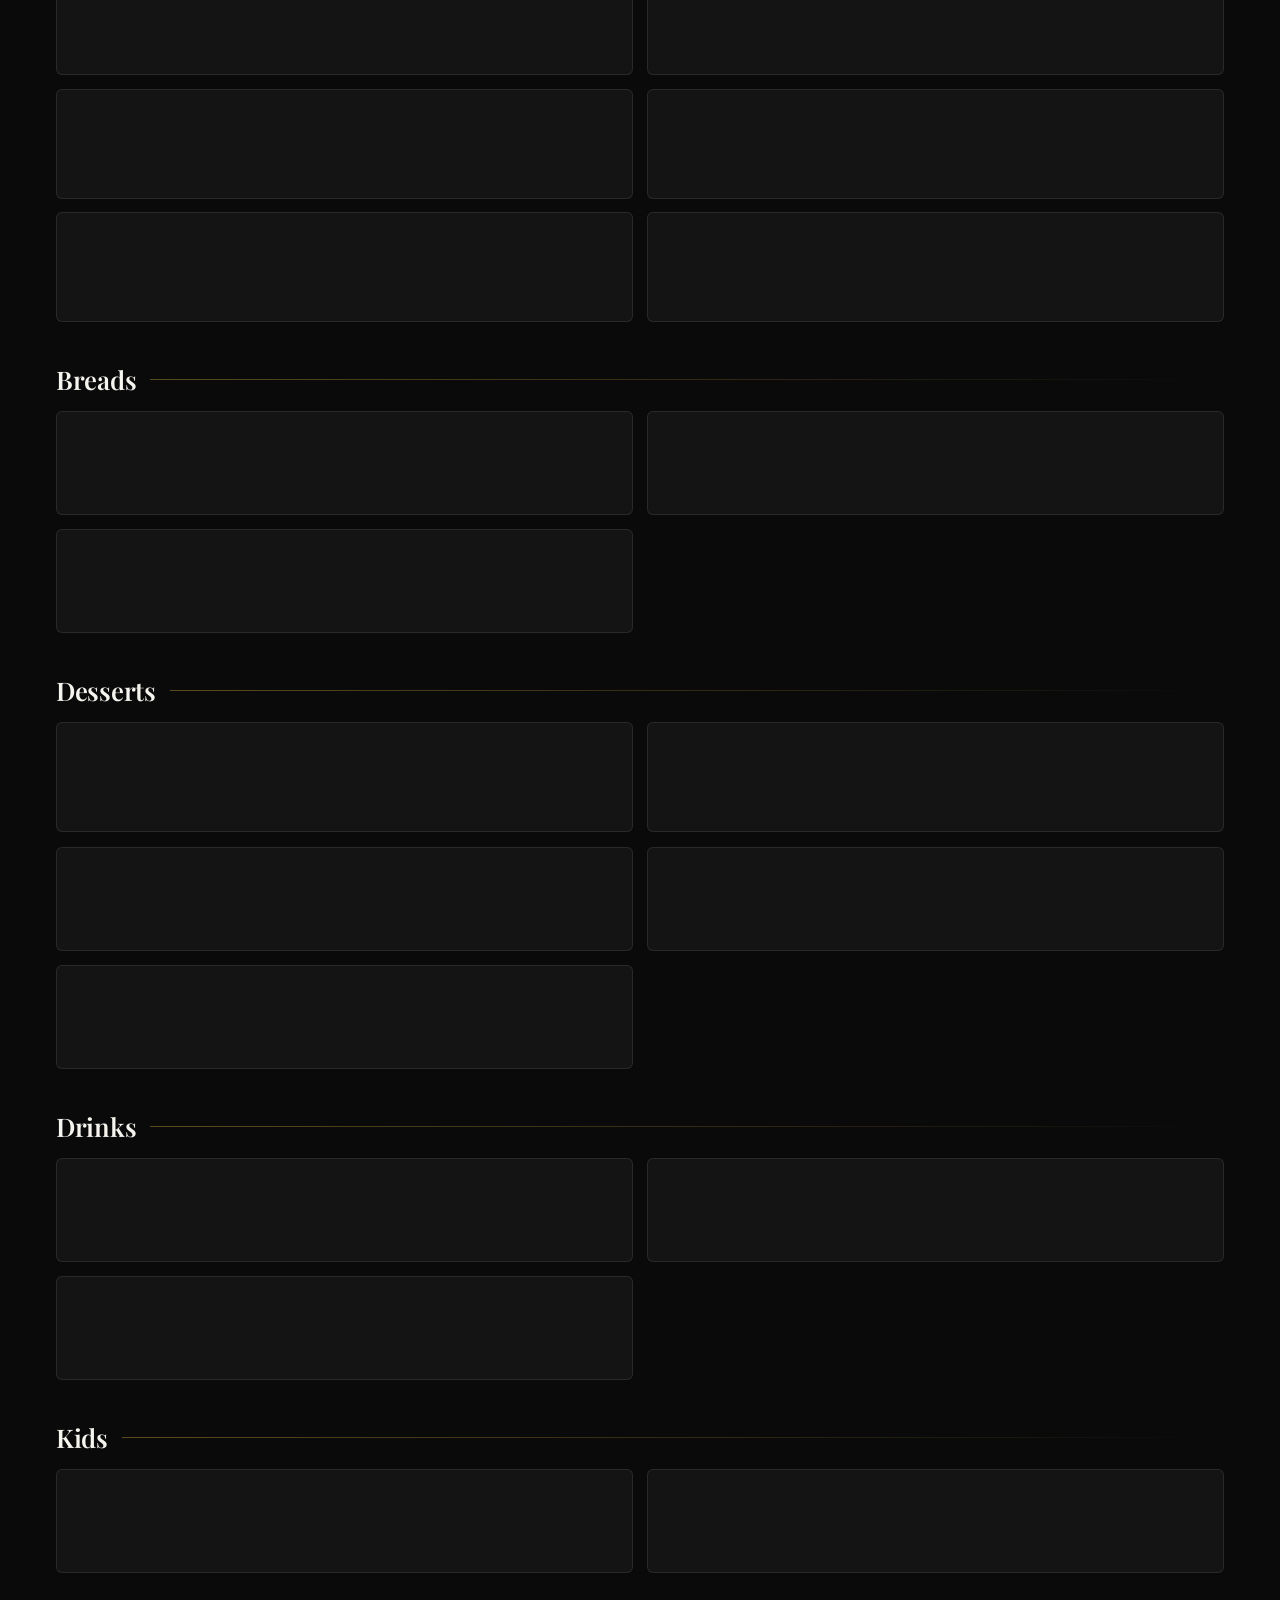
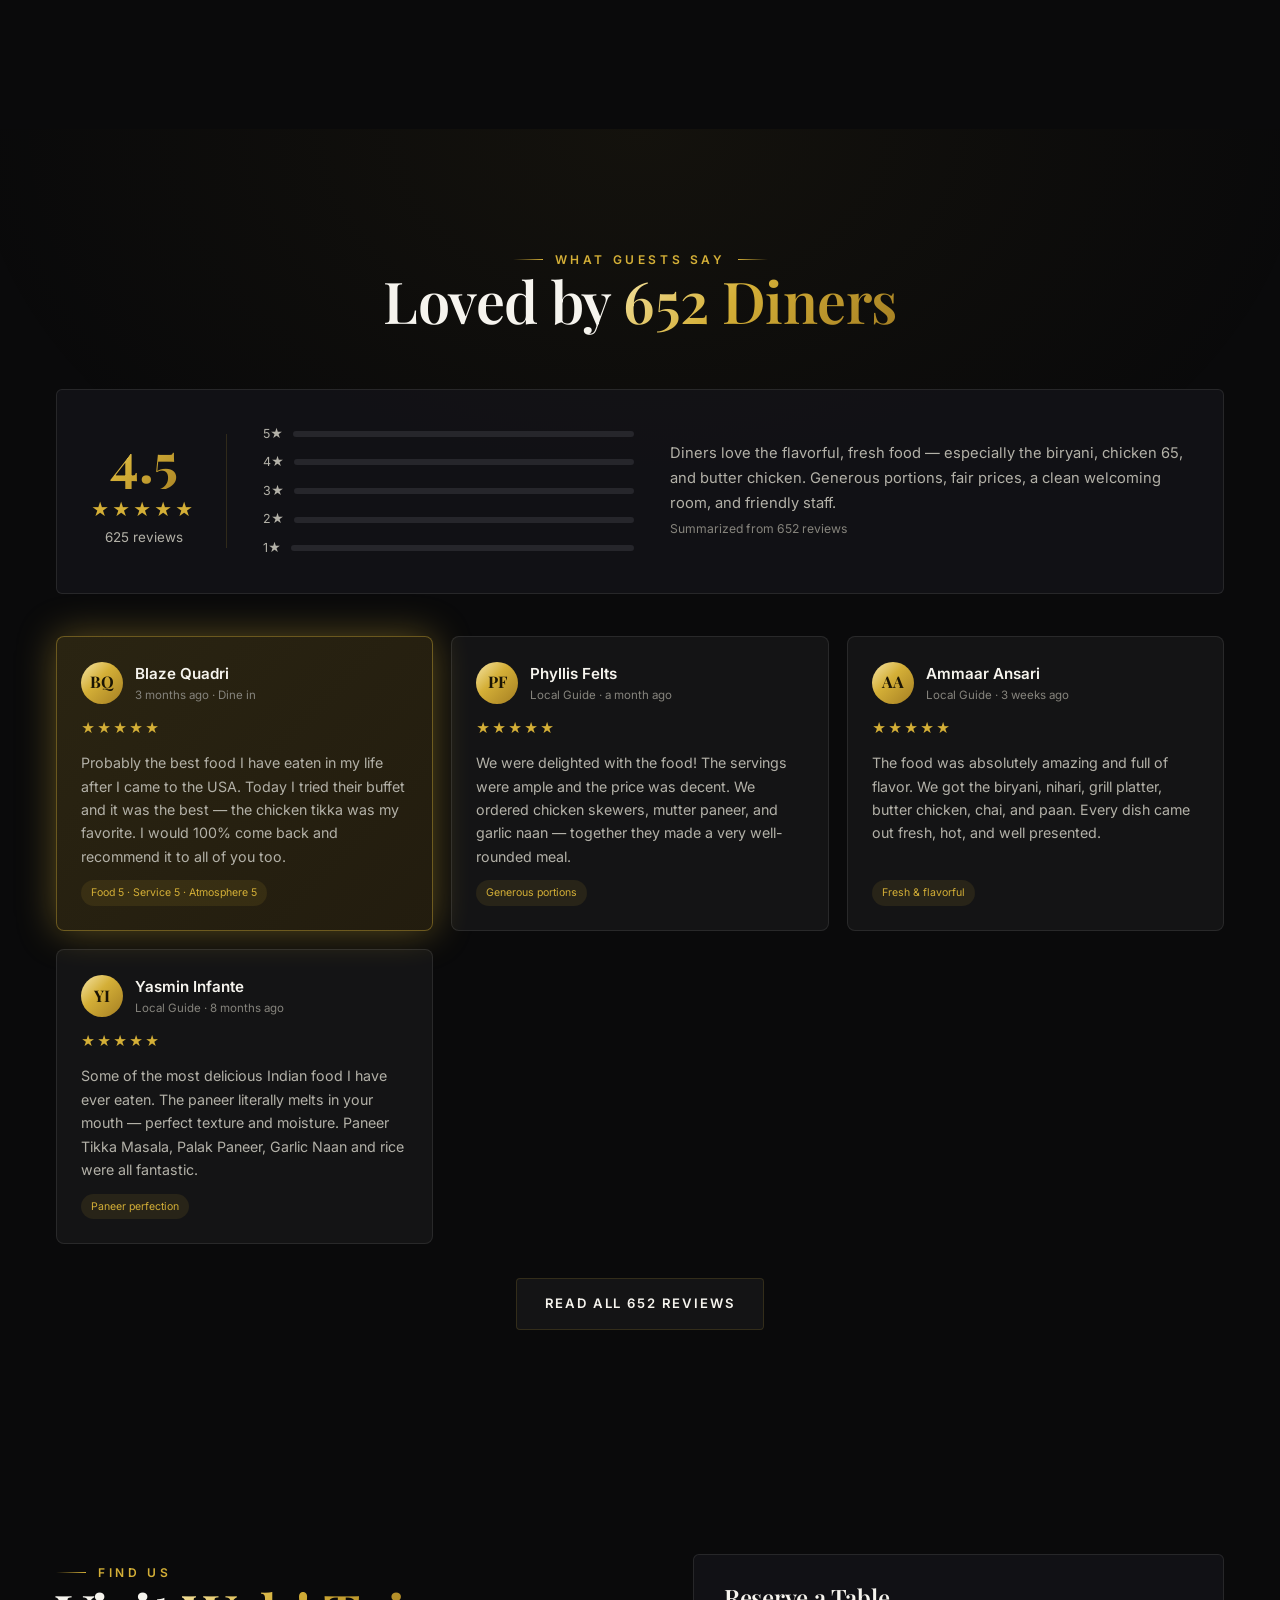
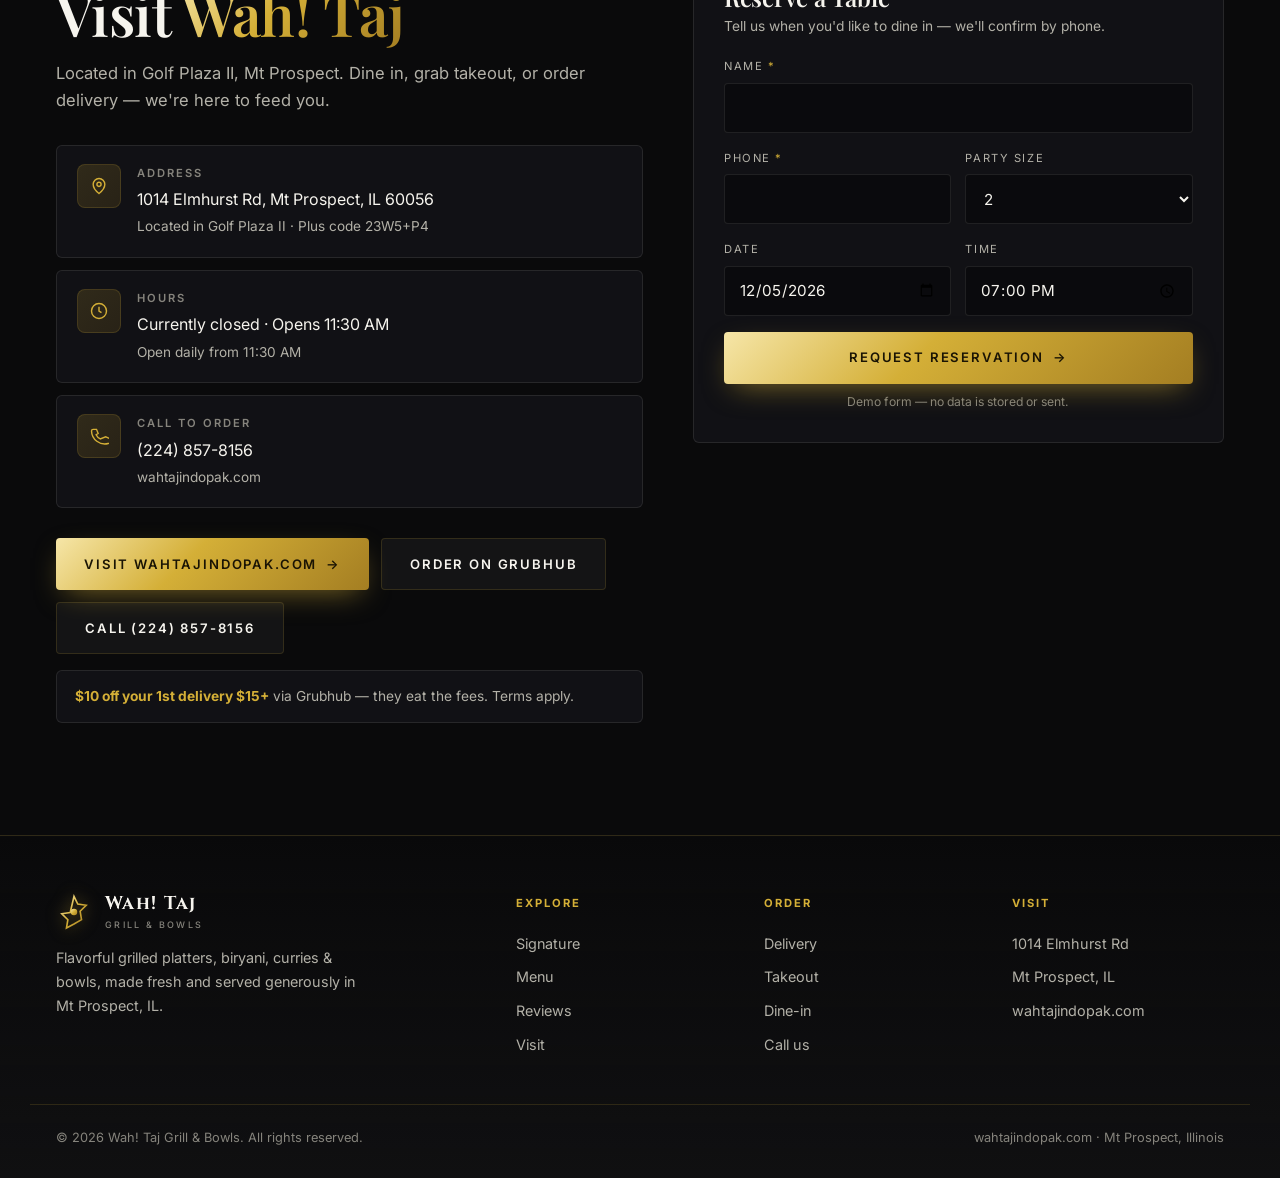
<file: wah-taj/index.html>
<!DOCTYPE html>
<html lang="en">
<head>
<meta charset="UTF-8" />
<meta name="viewport" content="width=device-width, initial-scale=1" />
<title>Wah! Taj Grill &amp; Bowls — Mt Prospect, IL</title>
<meta name="description" content="Wah! Taj Grill & Bowls — flavorful biryani, chicken 65, butter chicken, grilled platters, kabab rolls & bowls in Mt Prospect, IL. Dine-in, takeout & delivery." />
<meta name="theme-color" content="#0a0a0b" />

<link rel="preconnect" href="https://fonts.googleapis.com" />
<link rel="preconnect" href="https://fonts.gstatic.com" crossorigin />
<link href="https://fonts.googleapis.com/css2?family=Playfair+Display:ital,wght@0,500;0,600;0,700;1,500;1,600&family=Cinzel:wght@600;700&family=Inter:wght@300;400;500;600;700&display=swap" rel="stylesheet" />
<link rel="stylesheet" href="styles.css" />
</head>
<body id="top">

<!-- ambient backdrop layers -->
<div class="bg-fx" aria-hidden="true">
  <div class="orb orb-a"></div>
  <div class="orb orb-b"></div>
  <div class="orb orb-c"></div>
  <div class="grid-overlay"></div>
  <div class="noise"></div>
</div>

<!-- ===================== NAV ===================== -->
<header class="nav" id="nav">
  <div class="wrap nav-inner">
    <a href="#top" class="brand" aria-label="Wah! Taj home">
      <span class="brand-mark" aria-hidden="true">
        <svg viewBox="0 0 44 44" width="40" height="40"><defs><linearGradient id="bg1" x1="0" y1="0" x2="1" y2="1"><stop offset="0" stop-color="#f6e6a8"/><stop offset=".5" stop-color="#d4af37"/><stop offset="1" stop-color="#a47e22"/></linearGradient></defs>
          <path d="M22 3l4.6 9.3 10.3 1.5-7.4 7.3 1.7 10.2L22 36.7l-9.2 4.9 1.7-10.2-7.4-7.3 10.3-1.5L22 3z" fill="none" stroke="url(#bg1)" stroke-width="2"/>
          <circle cx="22" cy="22" r="4" fill="url(#bg1)"/>
        </svg>
      </span>
      <span class="brand-text">Wah! Taj<small>Grill &amp; Bowls</small></span>
    </a>
    <nav class="nav-links" id="navLinks" aria-label="Primary">
      <a href="#signature">Signature</a>
      <a href="#gallery">Gallery</a>
      <a href="#menu">Menu</a>
      <a href="#reviews">Reviews</a>
      <a href="#visit">Visit</a>
    </nav>
    <div class="nav-actions">
      <a class="status-chip" id="statusChip" href="#visit"><span class="dot"></span><span id="statusText">Opens 11:30 AM</span></a>
      <a href="https://www.grubhub.com/" target="_blank" rel="noopener" class="btn btn-neon">Order Online</a>
    </div>
    <button class="burger" id="burger" aria-label="Toggle menu" aria-expanded="false" aria-controls="navLinks"><span></span><span></span><span></span></button>
  </div>
</header>

<main>

<!-- ===================== HERO ===================== -->
<section class="hero" id="hero">
  <canvas id="net" class="hero-canvas" aria-hidden="true"></canvas>
  <div class="helix" id="helix" aria-hidden="true"></div>

  <div class="wrap hero-inner">
    <div class="hero-copy">
      <span class="eyebrow"><span class="rate-pill">★ 4.7</span> 652 reviews · Mt Prospect, IL</span>
      <h1 class="hero-title">
        <span class="line"><span>The Art of</span></span>
        <span class="line grad"><span>Grill &amp; Bowls</span></span>
      </h1>
      <p class="hero-sub">Biryani layered by hand. Chicken 65 with a fiery edge. Butter chicken, grilled platters &amp; kabab rolls — fresh, generous, and crafted for flavor at Wah! Taj Grill &amp; Bowls.</p>
      <div class="hero-actions">
        <a href="#menu" class="btn btn-neon">Explore the Menu <span class="arrow">→</span></a>
        <a href="https://wahtajindopak.com" target="_blank" rel="noopener" class="btn btn-glass">Visit Our Website</a>
      </div>
      <ul class="hero-tags" aria-label="Service options">
        <li>Dine-in</li><li>Takeout</li><li>Delivery</li><li>$10–20 / person</li>
      </ul>
    </div>

    <div class="hero-stage" id="heroStage">
      <div class="dish-card glass tilt" data-tilt>
        <div class="dish-glow"></div>
        <div class="dish-photo">
          <div class="photo" data-name="Chicken Biryani"><img src="images/chicken-biryani.jpg" alt="Chicken Biryani" loading="eager" decoding="async" fetchpriority="high" /></div>
        </div>
        <div class="dish-meta">
          <div class="dish-name">Chicken Biryani</div>
          <div class="dish-price">$16.99 · <span>Signature</span></div>
        </div>
        <div class="steam"><span></span><span></span><span></span></div>
      </div>
    </div>
  </div>

  <a class="scroll-cue" href="#signature" aria-label="Scroll down"><span>Scroll</span><span class="cue-line"></span></a>
</section>

<!-- ===================== MARQUEE ===================== -->
<div class="marquee" aria-hidden="true">
  <div class="marquee-track" id="marqueeTrack"></div>
</div>

<!-- ===================== SIGNATURE / FEATURED ===================== -->
<section class="section" id="signature">
  <div class="wrap">
    <header class="head reveal">
      <span class="eyebrow center">Crowd Favorites</span>
      <h2 class="title">Signature <span class="grad">Dishes</span></h2>
      <p class="lede">The plates our guests rave about — biryani, chicken 65, and butter chicken lead the way, with grilled platters close behind.</p>
    </header>
    <div class="feature-grid" id="featureGrid"></div>
  </div>
</section>

<!-- ===================== GALLERY ===================== -->
<section class="section" id="gallery" style="background:var(--charcoal)">
  <div class="wrap">
    <header class="head reveal">
      <span class="eyebrow center">From Our Kitchen</span>
      <h2 class="title">A Feast for the <em>Eyes</em></h2>
      <p class="lede">Freshly grilled, layered, and plated — a look at the dishes our guests come back for.</p>
    </header>
    <div class="gallery-grid" id="galleryGrid"></div>
  </div>
</section>

<!-- ===================== MENU ===================== -->
<section class="section" id="menu">
  <div class="wrap">
    <header class="head reveal">
      <span class="eyebrow center">The Full Menu</span>
      <h2 class="title">Explore <span class="grad">Everything</span></h2>
      <p class="lede">From appetizers to desserts — filter by category or search for your favorite.</p>
    </header>

    <div class="menu-toolbar reveal">
      <div class="menu-search">
        <svg width="18" height="18" viewBox="0 0 24 24" fill="none" stroke="currentColor" stroke-width="2" aria-hidden="true"><circle cx="11" cy="11" r="7"/><path d="m20 20-3.5-3.5"/></svg>
        <input id="menuSearch" type="search" placeholder="Search dishes…" aria-label="Search the menu" />
      </div>
      <div class="menu-tabs" id="menuTabs" role="tablist" aria-label="Menu categories"></div>
    </div>

    <div class="menu-list" id="menuList"></div>
    <p class="menu-empty" id="menuEmpty" hidden>No dishes match your search.</p>
  </div>
</section>

<!-- ===================== REVIEWS ===================== -->
<section class="section reviews" id="reviews">
  <div class="wrap">
    <header class="head reveal">
      <span class="eyebrow center">What Guests Say</span>
      <h2 class="title">Loved by <span class="grad">652 Diners</span></h2>
    </header>

    <div class="rating-band glass reveal">
      <div class="rating-score">
        <div class="rating-num" data-count="4.7" data-decimals="1">0</div>
        <div class="rating-stars" aria-label="4.7 out of 5 stars">★★★★★</div>
        <div class="rating-sub"><span data-count="652">0</span> reviews</div>
      </div>
      <div class="rating-bars" id="ratingBars"></div>
      <p class="rating-summary">Diners love the flavorful, fresh food — especially the biryani, chicken 65, and butter chicken. Generous portions, fair prices, a clean welcoming room, and friendly staff.<br><small>Summarized from 652 reviews</small></p>
    </div>

    <div class="review-grid" id="reviewGrid"></div>
    <div class="reviews-cta reveal">
      <a href="https://wahtajindopak.com" target="_blank" rel="noopener" class="btn btn-glass">Read all 652 reviews</a>
    </div>
  </div>
</section>

<!-- ===================== VISIT ===================== -->
<section class="section visit" id="visit">
  <div class="wrap visit-grid">
    <div class="reveal">
      <span class="eyebrow">Find Us</span>
      <h2 class="title">Visit <span class="grad">Wah! Taj</span></h2>
      <p class="lede">Located in Golf Plaza II, Mt Prospect. Dine in, grab takeout, or order delivery — we're here to feed you.</p>

      <div class="info-list">
        <div class="info glass">
          <span class="info-ic"><svg viewBox="0 0 24 24" width="20" height="20" fill="none" stroke="currentColor" stroke-width="1.7"><path d="M12 21s-7-5.2-7-11a7 7 0 1 1 14 0c0 5.8-7 11-7 11Z"/><circle cx="12" cy="10" r="2.5"/></svg></span>
          <div><h4>Address</h4><p>1014 Elmhurst Rd, Mt Prospect, IL 60056<br><span>Located in Golf Plaza II · Plus code 23W5+P4</span></p></div>
        </div>
        <div class="info glass">
          <span class="info-ic"><svg viewBox="0 0 24 24" width="20" height="20" fill="none" stroke="currentColor" stroke-width="1.7"><circle cx="12" cy="12" r="9"/><path d="M12 7v5l3 2"/></svg></span>
          <div><h4>Hours</h4><p id="hoursLine">Currently closed · Opens 11:30 AM<br><span>Open daily from 11:30 AM</span></p></div>
        </div>
        <div class="info glass">
          <span class="info-ic"><svg viewBox="0 0 24 24" width="20" height="20" fill="none" stroke="currentColor" stroke-width="1.7"><path d="M5 4h4l2 5-2.5 1.5a11 11 0 0 0 5 5L20 13l5 2v4a2 2 0 0 1-2 2A16 16 0 0 1 3 6a2 2 0 0 1 2-2Z"/></svg></span>
          <div><h4>Call to Order</h4><p><a href="tel:+12248578156">(224) 857-8156</a><br><span><a href="https://wahtajindopak.com" target="_blank" rel="noopener">wahtajindopak.com</a></span></p></div>
        </div>
      </div>

      <div class="order-row">
        <a href="https://wahtajindopak.com" target="_blank" rel="noopener" class="btn btn-neon">Visit wahtajindopak.com <span class="arrow">→</span></a>
        <a href="https://www.grubhub.com/" target="_blank" rel="noopener" class="btn btn-glass">Order on Grubhub</a>
        <a href="tel:+12248578156" class="btn btn-glass">Call (224) 857-8156</a>
      </div>
      <p class="promo glass"><strong>$10 off your 1st delivery $15+</strong> via Grubhub — they eat the fees. Terms apply.</p>
    </div>

    <div class="reveal" data-d="1">
      <form class="res-form glass" id="resForm" novalidate>
        <h3 class="form-title">Reserve a Table</h3>
        <p class="form-note-top">Tell us when you'd like to dine in — we'll confirm by phone.</p>
        <div class="success-msg" id="resSuccess" role="status" aria-live="polite">
          <svg width="18" height="18" viewBox="0 0 24 24" fill="none" stroke="currentColor" stroke-width="2"><path d="m5 12 5 5L20 7"/></svg>
          Thanks! Your request is in — we'll call to confirm shortly.
        </div>
        <div class="field">
          <label for="rname">Name <span class="req">*</span></label>
          <input id="rname" type="text" autocomplete="name" required />
          <span class="err">Please enter your name.</span>
        </div>
        <div class="form-row">
          <div class="field">
            <label for="rphone">Phone <span class="req">*</span></label>
            <input id="rphone" type="tel" inputmode="tel" autocomplete="tel" required />
            <span class="err">Please enter a phone number.</span>
          </div>
          <div class="field">
            <label for="rparty">Party size</label>
            <select id="rparty"><option>1</option><option selected>2</option><option>3</option><option>4</option><option>5</option><option>6+</option></select>
          </div>
        </div>
        <div class="form-row">
          <div class="field">
            <label for="rdate">Date</label>
            <input id="rdate" type="date" />
          </div>
          <div class="field">
            <label for="rtime">Time</label>
            <input id="rtime" type="time" value="19:00" />
          </div>
        </div>
        <button type="submit" class="btn btn-neon" style="width:100%">Request Reservation <span class="arrow">→</span></button>
        <p class="form-note">Demo form — no data is stored or sent.</p>
      </form>
    </div>
  </div>
</section>

</main>

<!-- ===================== FOOTER ===================== -->
<footer class="footer">
  <div class="wrap foot-grid">
    <div class="foot-brand">
      <a href="#top" class="brand">
        <span class="brand-mark" aria-hidden="true">
          <svg viewBox="0 0 44 44" width="36" height="36"><path d="M22 3l4.6 9.3 10.3 1.5-7.4 7.3 1.7 10.2L22 36.7l-9.2 4.9 1.7-10.2-7.4-7.3 10.3-1.5L22 3z" fill="none" stroke="url(#bg1)" stroke-width="2"/><circle cx="22" cy="22" r="4" fill="url(#bg1)"/></svg>
        </span>
        <span class="brand-text">Wah! Taj<small>Grill &amp; Bowls</small></span>
      </a>
      <p>Flavorful grilled platters, biryani, curries &amp; bowls, made fresh and served generously in Mt Prospect, IL.</p>
    </div>
    <div class="foot-col"><h5>Explore</h5><a href="#signature">Signature</a><a href="#menu">Menu</a><a href="#reviews">Reviews</a><a href="#visit">Visit</a></div>
    <div class="foot-col"><h5>Order</h5><a href="https://www.grubhub.com/" target="_blank" rel="noopener">Delivery</a><a href="#menu">Takeout</a><a href="#visit">Dine-in</a><a href="tel:+12248578156">Call us</a></div>
    <div class="foot-col"><h5>Visit</h5><a href="#visit">1014 Elmhurst Rd</a><a href="#visit">Mt Prospect, IL</a><a href="https://wahtajindopak.com" target="_blank" rel="noopener">wahtajindopak.com</a></div>
  </div>
  <div class="wrap foot-bottom">
    <span>© 2026 Wah! Taj Grill &amp; Bowls. All rights reserved.</span>
    <span><a href="https://wahtajindopak.com" target="_blank" rel="noopener">wahtajindopak.com</a> · Mt Prospect, Illinois</span>
  </div>
</footer>

<script src="app.js"></script>
</body>
</html>
</file>
<file: wah-taj/styles.css>
/* ============================================================
   WAH! TAJ GRILL & BOWLS — elegant black · grey · gold
   ============================================================ */
:root{
  --black:#0a0a0b;
  --black-2:#0d0d0f;
  --charcoal:#141416;
  --charcoal-2:#1a1a1d;
  --surface:rgba(255,255,255,.045);
  --surface-2:rgba(255,255,255,.075);
  --grey:#26262b;
  --grey-soft:#3a3a40;
  --line:rgba(212,175,55,.16);
  --line-soft:rgba(255,255,255,.09);
  --line-2:rgba(212,175,55,.4);

  --white:#f6f4ee;
  --muted:#b3b1a8;
  --muted-2:#86847d;

  --gold:#d4af37;
  --gold-bright:#ecd589;
  --gold-deep:#a47e22;
  --gold-grad:linear-gradient(135deg,#f6e6a8 0%,#d4af37 42%,#a47e22 100%);
  --gold-soft:linear-gradient(135deg,rgba(212,175,55,.16),rgba(164,126,34,.16));
  --glow-gold:0 0 38px rgba(212,175,55,.4);

  --ff-display:"Playfair Display","Georgia",serif;
  --ff-logo:"Cinzel",var(--ff-display);
  --ff-body:"Inter",-apple-system,BlinkMacSystemFont,"Segoe UI",Roboto,sans-serif;

  --max:1220px;
  --nav-h:76px;
  --ease:cubic-bezier(.22,.61,.36,1);
  --ease-out:cubic-bezier(.16,1,.3,1);
}

*,*::before,*::after{box-sizing:border-box;margin:0;padding:0}
html{scroll-behavior:smooth}
@media (prefers-reduced-motion:reduce){
  html{scroll-behavior:auto}
  *,*::before,*::after{animation-duration:.001ms!important;animation-iteration-count:1!important;transition-duration:.01ms!important}
}
body{font-family:var(--ff-body);background:var(--black);color:var(--white);line-height:1.65;-webkit-font-smoothing:antialiased;overflow-x:hidden;position:relative}
img{max-width:100%;display:block}
a{color:inherit;text-decoration:none}
button{font:inherit;color:inherit;cursor:pointer;border:none;background:none}
:focus-visible{outline:2px solid var(--gold);outline-offset:3px;border-radius:6px}
.wrap{max-width:var(--max);margin:0 auto;padding:0 26px}

/* ============================================================
   AMBIENT BACKDROP (black + gold glow)
   ============================================================ */
.bg-fx{position:fixed;inset:0;z-index:-1;overflow:hidden;background:
  radial-gradient(120% 80% at 50% -10%,#1a1710 0%,var(--black) 55%),var(--black)}
.orb{position:absolute;border-radius:50%;filter:blur(60px);opacity:.28;will-change:transform}
.orb-a{width:520px;height:520px;background:radial-gradient(circle,#d4af37,transparent 70%);top:-140px;left:-90px;animation:drift1 24s ease-in-out infinite}
.orb-b{width:460px;height:460px;background:radial-gradient(circle,#7a6320,transparent 70%);top:34%;right:-130px;animation:drift2 28s ease-in-out infinite}
.orb-c{width:420px;height:420px;background:radial-gradient(circle,#caa53a,transparent 70%);bottom:-160px;left:32%;opacity:.2;animation:drift1 32s ease-in-out infinite reverse}
@keyframes drift1{0%,100%{transform:translate(0,0)}50%{transform:translate(60px,40px)}}
@keyframes drift2{0%,100%{transform:translate(0,0)}50%{transform:translate(-50px,60px)}}
.grid-overlay{position:absolute;inset:0;background-image:
  linear-gradient(rgba(212,175,55,.05) 1px,transparent 1px),
  linear-gradient(90deg,rgba(212,175,55,.05) 1px,transparent 1px);
  background-size:64px 64px;mask-image:radial-gradient(110% 80% at 50% 0%,#000,transparent 75%)}
.noise{position:absolute;inset:0;background:radial-gradient(120% 100% at 50% 100%,transparent 58%,rgba(0,0,0,.7))}

/* ============================================================
   TYPOGRAPHY
   ============================================================ */
.eyebrow{display:inline-flex;align-items:center;gap:12px;font-size:12px;font-weight:600;letter-spacing:.3em;text-transform:uppercase;color:var(--gold)}
.eyebrow::before{content:"";width:30px;height:1px;background:linear-gradient(90deg,transparent,var(--gold))}
.eyebrow.center::after{content:"";width:30px;height:1px;background:linear-gradient(90deg,var(--gold),transparent)}
.rate-pill{background:rgba(212,175,55,.14);color:var(--gold-bright);padding:3px 10px;border-radius:30px;font-weight:700;letter-spacing:.05em}
h1,h2,h3{font-family:var(--ff-display);font-weight:600;line-height:1.06;letter-spacing:-.01em}
.grad{background:var(--gold-grad);-webkit-background-clip:text;background-clip:text;color:transparent}
.title{font-size:clamp(2.1rem,5vw,3.6rem)}
.title em{font-style:italic;color:var(--gold)}
.lede{color:var(--muted);max-width:54ch;margin-top:16px;font-size:1.04rem}
.head{text-align:center;max-width:700px;margin:0 auto 58px}
.head .lede{margin-inline:auto}

/* ============================================================
   BUTTONS
   ============================================================ */
.btn{display:inline-flex;align-items:center;justify-content:center;gap:9px;min-height:52px;padding:0 28px;border-radius:4px;font-weight:600;font-size:.82rem;letter-spacing:.14em;text-transform:uppercase;transition:.4s var(--ease);position:relative;overflow:hidden}
.btn .arrow{transition:transform .4s var(--ease)}
.btn:hover .arrow{transform:translateX(4px)}
.btn-neon{background:var(--gold-grad);color:#1a1404;box-shadow:0 10px 30px -10px rgba(212,175,55,.6)}
.btn-neon:hover{transform:translateY(-2px);box-shadow:0 18px 44px -12px rgba(212,175,55,.75),var(--glow-gold)}
.btn-glass{background:var(--surface);border:1px solid var(--line);color:var(--white)}
.btn-glass:hover{background:var(--surface-2);border-color:var(--gold);color:var(--gold-bright)}
.glass{background:rgba(22,22,26,.72);border:1px solid var(--line-soft);border-radius:6px}

/* ============================================================
   NAV
   ============================================================ */
.nav{position:fixed;top:0;left:0;right:0;height:var(--nav-h);z-index:100;display:flex;align-items:center;transition:.4s var(--ease);border-bottom:1px solid transparent}
.nav.scrolled{height:64px;background:rgba(10,10,11,.92);border-bottom:1px solid var(--line)}
.nav-inner{display:flex;align-items:center;justify-content:space-between;width:100%;gap:18px}
.brand{display:flex;align-items:center;gap:13px}
.brand-mark{filter:drop-shadow(0 0 8px rgba(212,175,55,.5));flex:none;display:grid;place-items:center}
.brand-text{font-family:var(--ff-logo);font-weight:700;font-size:1.16rem;letter-spacing:.08em;line-height:1.1}
.brand-text small{display:block;font-family:var(--ff-body);font-weight:500;font-size:.56rem;letter-spacing:.26em;text-transform:uppercase;color:var(--muted-2);margin-top:5px}
.nav-links{display:flex;gap:30px}
.nav-links a{font-size:.82rem;letter-spacing:.08em;color:var(--muted);position:relative;padding:6px 0;transition:color .3s}
.nav-links a::after{content:"";position:absolute;left:0;bottom:0;height:1px;width:0;background:var(--gold);transition:width .35s var(--ease)}
.nav-links a:hover{color:var(--white)}
.nav-links a:hover::after{width:100%}
.nav-actions{display:flex;align-items:center;gap:14px}
.status-chip{display:inline-flex;align-items:center;gap:8px;font-size:.78rem;letter-spacing:.04em;color:var(--muted);padding:7px 13px;border:1px solid var(--line);border-radius:30px}
.status-chip .dot{width:8px;height:8px;border-radius:50%;background:#c2554f;box-shadow:0 0 10px #c2554f}
.status-chip.open .dot{background:#5bbf7a;box-shadow:0 0 10px #5bbf7a}
.nav-actions .btn{min-height:42px;padding:0 20px;font-size:.72rem}
.burger{display:none;flex-direction:column;gap:5px;width:44px;height:44px;align-items:center;justify-content:center}
.burger span{width:24px;height:2px;background:var(--white);border-radius:2px;transition:.3s var(--ease)}

/* ============================================================
   HERO
   ============================================================ */
.hero{position:relative;min-height:100vh;min-height:100svh;display:flex;align-items:center;padding-top:var(--nav-h);overflow:hidden}
.hero-canvas{position:absolute;inset:0;width:100%;height:100%;z-index:0;opacity:.8}
.helix{position:absolute;right:7%;top:50%;width:220px;height:560px;transform:translateY(-50%);z-index:0;pointer-events:none;opacity:.85}
.hero-inner{position:relative;z-index:2;display:grid;grid-template-columns:1.05fr .95fr;gap:44px;align-items:center;width:100%}
.hero-copy{max-width:620px}
.hero-title{font-size:clamp(2.8rem,7.4vw,5.6rem);font-weight:700;margin:22px 0 0}
.hero-title .line{display:block;overflow:hidden}
.hero-title .line span{display:block;transform:translateY(110%);animation:rise 1s var(--ease-out) forwards}
.hero-title .grad span{background:var(--gold-grad);-webkit-background-clip:text;background-clip:text;color:transparent;font-style:italic}
.hero-title .line:nth-child(2) span{animation-delay:.12s}
@keyframes rise{to{transform:translateY(0)}}
.eyebrow,.hero-sub,.hero-actions,.hero-tags{opacity:0;animation:fade .85s var(--ease) forwards}
.hero .eyebrow{animation-delay:.1s}
.hero-sub{color:var(--muted);font-size:1.12rem;max-width:50ch;margin:26px 0 32px;animation-delay:.45s}
.hero-actions{display:flex;gap:14px;flex-wrap:wrap;animation-delay:.6s}
.hero-tags{display:flex;gap:10px;flex-wrap:wrap;margin-top:30px;list-style:none;animation-delay:.78s}
.hero-tags li{font-size:.74rem;letter-spacing:.1em;text-transform:uppercase;color:var(--muted);padding:7px 14px;border:1px solid var(--line);border-radius:30px;background:var(--surface)}
@keyframes fade{to{opacity:1}}

/* hero dish (3D framed photo / svg) */
.hero-stage{position:relative;display:flex;align-items:center;justify-content:center;min-height:400px;perspective:1100px}
.dish-card{position:relative;width:min(390px,82vw);padding:22px;border-radius:10px;transform-style:preserve-3d;transition:transform .2s var(--ease);opacity:0;animation:fade 1s var(--ease) .5s forwards}
.dish-glow{position:absolute;inset:-2px;border-radius:12px;background:var(--gold-grad);opacity:.22;filter:blur(28px);z-index:-1}
.dish-photo{position:relative;border-radius:8px;overflow:hidden;aspect-ratio:1;border:1px solid var(--line-2);box-shadow:inset 0 0 0 1px rgba(0,0,0,.4)}
.dish-photo .photo{height:100%;border-radius:0}
.dish-plate{position:relative;animation:spinplate 44s linear infinite}
@keyframes spinplate{to{transform:rotate(360deg)}}
.dish-meta{margin-top:16px;text-align:center}
.dish-name{font-family:var(--ff-display);font-size:1.5rem;font-weight:600}
.dish-price{color:var(--gold);font-weight:600;font-size:.92rem;margin-top:2px;letter-spacing:.04em}
.dish-price span{color:var(--muted)}
.steam{position:absolute;top:14px;left:50%;transform:translateX(-50%);display:flex;gap:18px;z-index:3}
.steam span{width:6px;height:42px;background:linear-gradient(transparent,rgba(255,255,255,.35));border-radius:6px;filter:blur(3px);animation:steam 3s ease-in-out infinite}
.steam span:nth-child(2){animation-delay:.6s}.steam span:nth-child(3){animation-delay:1.2s}
@keyframes steam{0%{opacity:0;transform:translateY(10px) scaleY(.6)}40%{opacity:.6}100%{opacity:0;transform:translateY(-26px) scaleY(1.1)}}

.scroll-cue{position:absolute;bottom:24px;left:50%;transform:translateX(-50%);z-index:3;display:flex;flex-direction:column;align-items:center;gap:8px;font-size:.64rem;letter-spacing:.3em;text-transform:uppercase;color:var(--muted-2)}
.cue-line{width:1px;height:42px;background:linear-gradient(var(--gold),transparent);position:relative;overflow:hidden}
.cue-line::after{content:"";position:absolute;top:0;left:0;width:100%;height:40%;background:var(--gold-bright);animation:drop 1.8s var(--ease) infinite}
@keyframes drop{0%{transform:translateY(-100%)}100%{transform:translateY(260%)}}

/* ============================================================
   PHOTO + FALLBACK (used everywhere)
   ============================================================ */
.photo{position:relative;background:
  linear-gradient(135deg,#1c1a14,#0c0c0d);overflow:hidden}
.photo::before{content:attr(data-name);position:absolute;inset:0;display:flex;align-items:center;justify-content:center;text-align:center;padding:14px;
  font-family:var(--ff-display);font-size:1rem;color:var(--gold);letter-spacing:.02em;
  background:radial-gradient(80% 80% at 50% 30%,rgba(212,175,55,.14),transparent 70%);z-index:0}
.photo img{position:relative;z-index:1;width:100%;height:100%;object-fit:cover;display:block;transition:transform 1s var(--ease)}

/* ============================================================
   MARQUEE
   ============================================================ */
.marquee{border-block:1px solid var(--line);background:linear-gradient(90deg,rgba(212,175,55,.05),rgba(164,126,34,.03));overflow:hidden;padding:18px 0}
.marquee-track{display:flex;gap:46px;white-space:nowrap;width:max-content;animation:scrollx 36s linear infinite}
.marquee:hover .marquee-track{animation-play-state:paused}
.marquee-item{font-family:var(--ff-display);font-style:italic;font-size:1.2rem;color:var(--muted);display:inline-flex;align-items:center;gap:46px}
.marquee-item::after{content:"\2766";color:var(--gold);font-style:normal;font-size:.8rem}
@keyframes scrollx{to{transform:translateX(-50%)}}

/* ============================================================
   SECTIONS + reveal
   ============================================================ */
.section{padding:112px 0;position:relative}
:where(section[id],#top){scroll-margin-top:84px}
.reveal{opacity:0;transform:translateY(34px) scale(.985);transition:opacity .8s var(--ease-out),transform .8s var(--ease-out)}
.reveal.in{opacity:1;transform:none}
.reveal[data-d="1"]{transition-delay:.08s}.reveal[data-d="2"]{transition-delay:.16s}

/* ============================================================
   SIGNATURE / FEATURE GRID (with photos)
   ============================================================ */
.feature-grid{display:grid;grid-template-columns:repeat(3,1fr);gap:22px}
.feature{position:relative;border-radius:8px;overflow:hidden;transition:transform .5s var(--ease),border-color .5s,box-shadow .5s;background:linear-gradient(165deg,var(--charcoal-2),var(--charcoal))}
.feature:hover{transform:translateY(-8px);border-color:var(--line-2);box-shadow:0 30px 60px -30px rgba(0,0,0,.85)}
.feature .feature-photo{aspect-ratio:16/11}
.feature:hover .feature-photo img{transform:scale(1.07)}
.feature .feature-photo::after{content:"";position:absolute;inset:0;background:linear-gradient(180deg,transparent 50%,rgba(10,10,11,.85));z-index:2}
.feature .fav-badge{position:absolute;top:14px;right:14px;z-index:3;background:var(--gold-grad);color:#1a1404;font-size:.6rem;font-weight:700;letter-spacing:.12em;text-transform:uppercase;padding:5px 10px;border-radius:30px}
.feature .feature-body{padding:22px 24px 26px;position:relative;z-index:3;margin-top:-30px}
.feature h3{font-size:1.5rem}
.feature .fdesc{color:var(--muted);font-size:.9rem;margin:8px 0 16px;min-height:40px}
.feature .fprice{font-family:var(--ff-display);font-size:1.2rem;color:var(--white)}
.feature .fprice b{color:var(--gold)}

/* ============================================================
   GALLERY (real photos)
   ============================================================ */
.gallery-grid{display:grid;grid-template-columns:repeat(4,1fr);grid-auto-rows:210px;gap:14px}
.gtile{position:relative;border-radius:8px;overflow:hidden;border:1px solid var(--line-soft);cursor:pointer;content-visibility:auto;contain-intrinsic-size:auto 210px}
.gtile.big{grid-column:span 2;grid-row:span 2}
.gtile.wide{grid-column:span 2}
.gtile .photo{position:absolute;inset:0}
.gtile:hover .photo img{transform:scale(1.08)}
.gtile .veil{position:absolute;inset:0;background:linear-gradient(180deg,transparent 45%,rgba(10,10,11,.88));z-index:3}
.gtile .gcap{position:absolute;left:18px;bottom:16px;z-index:4;transform:translateY(8px);opacity:.9;transition:.5s var(--ease)}
.gtile:hover .gcap{transform:translateY(0);opacity:1}
.gtile .gcap .gt{font-family:var(--ff-display);font-size:1.25rem}
.gtile .gcap .gs{font-size:.66rem;letter-spacing:.18em;text-transform:uppercase;color:var(--gold)}

/* ============================================================
   MENU
   ============================================================ */
.menu-toolbar{display:flex;flex-direction:column;gap:18px;margin-bottom:36px}
.menu-search{position:relative;max-width:420px;margin:0 auto;width:100%}
.menu-search svg{position:absolute;left:16px;top:50%;transform:translateY(-50%);color:var(--muted)}
.menu-search input{width:100%;min-height:50px;padding:0 16px 0 46px;border-radius:30px;background:var(--surface);border:1px solid var(--line);color:var(--white);font-size:.95rem}
.menu-search input:focus{outline:none;border-color:var(--gold);box-shadow:0 0 0 3px rgba(212,175,55,.13)}
.menu-tabs{display:flex;flex-wrap:wrap;gap:9px;justify-content:center}
.menu-tab{padding:9px 16px;border-radius:30px;border:1px solid var(--line);color:var(--muted);font-size:.82rem;letter-spacing:.03em;transition:.3s var(--ease);white-space:nowrap}
.menu-tab:hover{color:var(--white);border-color:var(--line-2)}
.menu-tab.active{background:var(--gold-grad);color:#1a1404;border-color:transparent;font-weight:600}
.menu-cat{margin-bottom:44px}
.menu-cat-title{font-family:var(--ff-display);font-size:1.6rem;margin-bottom:18px;display:flex;align-items:center;gap:14px}
.menu-cat-title::after{content:"";flex:1;height:1px;background:linear-gradient(90deg,var(--line-2),transparent)}
.menu-items{display:grid;grid-template-columns:repeat(2,1fr);gap:14px}
.menu-item{display:flex;gap:14px;padding:16px 18px;border-radius:6px;background:var(--surface);border:1px solid var(--line-soft);transition:.35s var(--ease);content-visibility:auto;contain-intrinsic-size:auto 104px}
.menu-item:hover{border-color:var(--line-2);transform:translateY(-3px);background:var(--surface-2)}
.menu-item .mi-thumb{width:70px;height:70px;flex:none;border-radius:6px;overflow:hidden;border:1px solid var(--line-soft)}
.menu-item .mi-thumb .photo{height:100%}
.menu-item .mi-thumb .photo::before{font-size:.5rem;letter-spacing:.04em}
.menu-item .mi-body{flex:1;min-width:0}
.menu-item .mi-head{display:flex;justify-content:space-between;align-items:baseline;gap:12px}
.menu-item .mi-name{font-weight:600;font-size:1rem;display:flex;align-items:center;gap:8px}
.menu-item .mi-price{font-family:var(--ff-display);font-weight:600;color:var(--gold);font-variant-numeric:tabular-nums;white-space:nowrap}
.menu-item .mi-desc{color:var(--muted);font-size:.84rem;margin-top:5px}
.veg-dot{width:13px;height:13px;border-radius:3px;flex:none;border:1.5px solid #5bbf7a;position:relative}
.veg-dot::after{content:"";position:absolute;inset:3px;border-radius:50%;background:#5bbf7a}
.pop-tag{font-size:.58rem;font-weight:700;letter-spacing:.1em;text-transform:uppercase;color:#1a1404;background:var(--gold-grad);padding:3px 7px;border-radius:20px}
.menu-empty{text-align:center;color:var(--muted);padding:30px}

/* ============================================================
   REVIEWS
   ============================================================ */
.reviews{background:radial-gradient(90% 60% at 50% 0%,rgba(212,175,55,.05),transparent 60%)}
.rating-band{display:grid;grid-template-columns:auto 1fr 1.4fr;gap:36px;align-items:center;padding:34px;margin-bottom:42px}
.rating-score{text-align:center;padding-right:30px;border-right:1px solid var(--line)}
.rating-num{font-family:var(--ff-display);font-size:3.4rem;font-weight:700;line-height:1;background:var(--gold-grad);-webkit-background-clip:text;background-clip:text;color:transparent}
.rating-stars{color:var(--gold);letter-spacing:3px;margin:6px 0 2px;font-size:1.1rem}
.rating-sub{color:var(--muted);font-size:.84rem}
.rating-bars{display:flex;flex-direction:column;gap:8px}
.rbar{display:flex;align-items:center;gap:10px;font-size:.78rem;color:var(--muted)}
.rbar .track{flex:1;height:6px;border-radius:6px;background:var(--grey);overflow:hidden}
.rbar .fill{height:100%;width:0;background:var(--gold-grad);border-radius:6px;transition:width 1.1s var(--ease)}
.rating-summary{color:var(--muted);font-size:.92rem;line-height:1.7}
.rating-summary small{color:var(--muted-2);font-size:.76rem}
.review-grid{display:grid;grid-template-columns:repeat(3,1fr);gap:18px}
.review{padding:24px;border-radius:8px;background:var(--surface);border:1px solid var(--line-soft);display:flex;flex-direction:column;gap:12px;transition:.4s var(--ease)}
.review:hover{border-color:var(--line-2);transform:translateY(-4px)}
.review.featured{border-color:var(--line-2);box-shadow:var(--glow-gold);background:var(--gold-soft)}
.rev-head{display:flex;align-items:center;gap:12px}
.rev-av{width:42px;height:42px;border-radius:50%;display:grid;place-items:center;font-weight:700;color:#1a1404;background:var(--gold-grad);flex:none;font-family:var(--ff-display)}
.rev-name{font-weight:600;font-size:.95rem}
.rev-meta{font-size:.72rem;color:var(--muted-2)}
.rev-stars{color:var(--gold);letter-spacing:2px;font-size:.85rem}
.rev-text{color:var(--muted);font-size:.89rem;line-height:1.65}
.rev-tag{align-self:flex-start;margin-top:auto;font-size:.66rem;color:var(--gold);background:rgba(212,175,55,.1);padding:4px 10px;border-radius:20px}
.reviews-cta{text-align:center;margin-top:34px}

/* ============================================================
   VISIT
   ============================================================ */
.visit-grid{display:grid;grid-template-columns:1.05fr .95fr;gap:50px;align-items:start}
.info-list{display:flex;flex-direction:column;gap:12px;margin:30px 0}
.info{display:flex;gap:16px;padding:18px 20px}
.info-ic{width:44px;height:44px;flex:none;border-radius:8px;display:grid;place-items:center;background:var(--gold-soft);border:1px solid var(--line);color:var(--gold)}
.info h4{font-family:var(--ff-body);font-size:.7rem;letter-spacing:.18em;text-transform:uppercase;color:var(--muted-2);font-weight:600}
.info p{margin-top:4px;font-size:1rem}
.info p span{color:var(--muted);font-size:.85rem}
.info a:hover{color:var(--gold)}
.order-row{display:flex;gap:12px;flex-wrap:wrap;margin-bottom:16px}
.promo{display:block;font-size:.86rem;color:var(--muted);padding:14px 18px}
.promo strong{color:var(--gold)}
.res-form{padding:30px}
.form-title{font-size:1.5rem}
.form-note-top{color:var(--muted);font-size:.86rem;margin:4px 0 20px}
.field{margin-bottom:16px}
.field label{display:block;font-size:.7rem;letter-spacing:.14em;text-transform:uppercase;color:var(--muted);margin-bottom:7px}
.field .req{color:var(--gold)}
.field input,.field select{width:100%;min-height:50px;padding:0 14px;border-radius:4px;background:rgba(0,0,0,.35);border:1px solid var(--line-soft);color:var(--white);font:inherit;font-size:.95rem;transition:border-color .3s,box-shadow .3s}
.field input:focus,.field select:focus{outline:none;border-color:var(--gold);box-shadow:0 0 0 3px rgba(212,175,55,.13)}
.field .err{display:none;color:#e3897a;font-size:.78rem;margin-top:6px}
.field.invalid input{border-color:#c2554f}
.field.invalid .err{display:block}
.form-row{display:grid;grid-template-columns:1fr 1fr;gap:14px}
.form-note{font-size:.76rem;color:var(--muted-2);margin-top:8px;text-align:center}
.success-msg{display:none;align-items:center;gap:10px;background:rgba(91,191,122,.1);border:1px solid rgba(91,191,122,.5);color:#9fe0b4;padding:13px 15px;border-radius:6px;margin-bottom:18px;font-size:.88rem}
.success-msg.show{display:flex}

/* ============================================================
   FOOTER
   ============================================================ */
.footer{border-top:1px solid var(--line);padding:58px 0 30px;background:linear-gradient(180deg,transparent,rgba(20,20,22,.6))}
.foot-grid{display:grid;grid-template-columns:2fr 1fr 1fr 1fr;gap:36px;margin-bottom:42px}
.foot-brand p{color:var(--muted);font-size:.9rem;margin-top:16px;max-width:34ch}
.foot-col h5{font-size:.7rem;letter-spacing:.18em;text-transform:uppercase;color:var(--gold);margin-bottom:14px}
.foot-col a{display:block;color:var(--muted);font-size:.9rem;padding:5px 0;transition:color .3s}
.foot-col a:hover{color:var(--white)}
.foot-bottom{display:flex;justify-content:space-between;align-items:center;border-top:1px solid var(--line);padding-top:22px;color:var(--muted-2);font-size:.8rem;flex-wrap:wrap;gap:10px}

/* ============================================================
   RESPONSIVE
   ============================================================ */
@media (max-width:1024px){
  .hero-inner{grid-template-columns:1fr;gap:20px}
  .hero-stage{order:-1;min-height:320px}
  .helix{display:none}
  .feature-grid,.review-grid{grid-template-columns:repeat(2,1fr)}
  .gallery-grid{grid-template-columns:repeat(2,1fr)}
  .rating-band{grid-template-columns:1fr;gap:24px;text-align:center}
  .rating-score{border-right:none;border-bottom:1px solid var(--line);padding:0 0 24px}
  .visit-grid{grid-template-columns:1fr;gap:36px}
  .foot-grid{grid-template-columns:1fr 1fr}
}
@media (max-width:760px){
  .nav-links,.nav-actions .btn,.status-chip{display:none}
  .nav-links.open{display:flex;position:absolute;top:64px;left:0;right:0;flex-direction:column;gap:0;background:rgba(10,10,11,.98);border-bottom:1px solid var(--line);padding:8px 26px 22px}
  .nav-links.open a{padding:15px 0;border-bottom:1px solid var(--line);font-size:1rem}
  .burger{display:flex}
  .nav.open .burger span:nth-child(1){transform:translateY(7px) rotate(45deg)}
  .nav.open .burger span:nth-child(2){opacity:0}
  .nav.open .burger span:nth-child(3){transform:translateY(-7px) rotate(-45deg)}
  .section{padding:74px 0}
  .feature-grid,.review-grid,.menu-items{grid-template-columns:1fr}
  .gallery-grid{grid-template-columns:1fr;grid-auto-rows:200px}
  .gtile.big,.gtile.wide{grid-column:span 1;grid-row:span 1}
  .form-row{grid-template-columns:1fr}
  .hero-title{font-size:clamp(2.6rem,11vw,3.6rem)}
}
</file>
